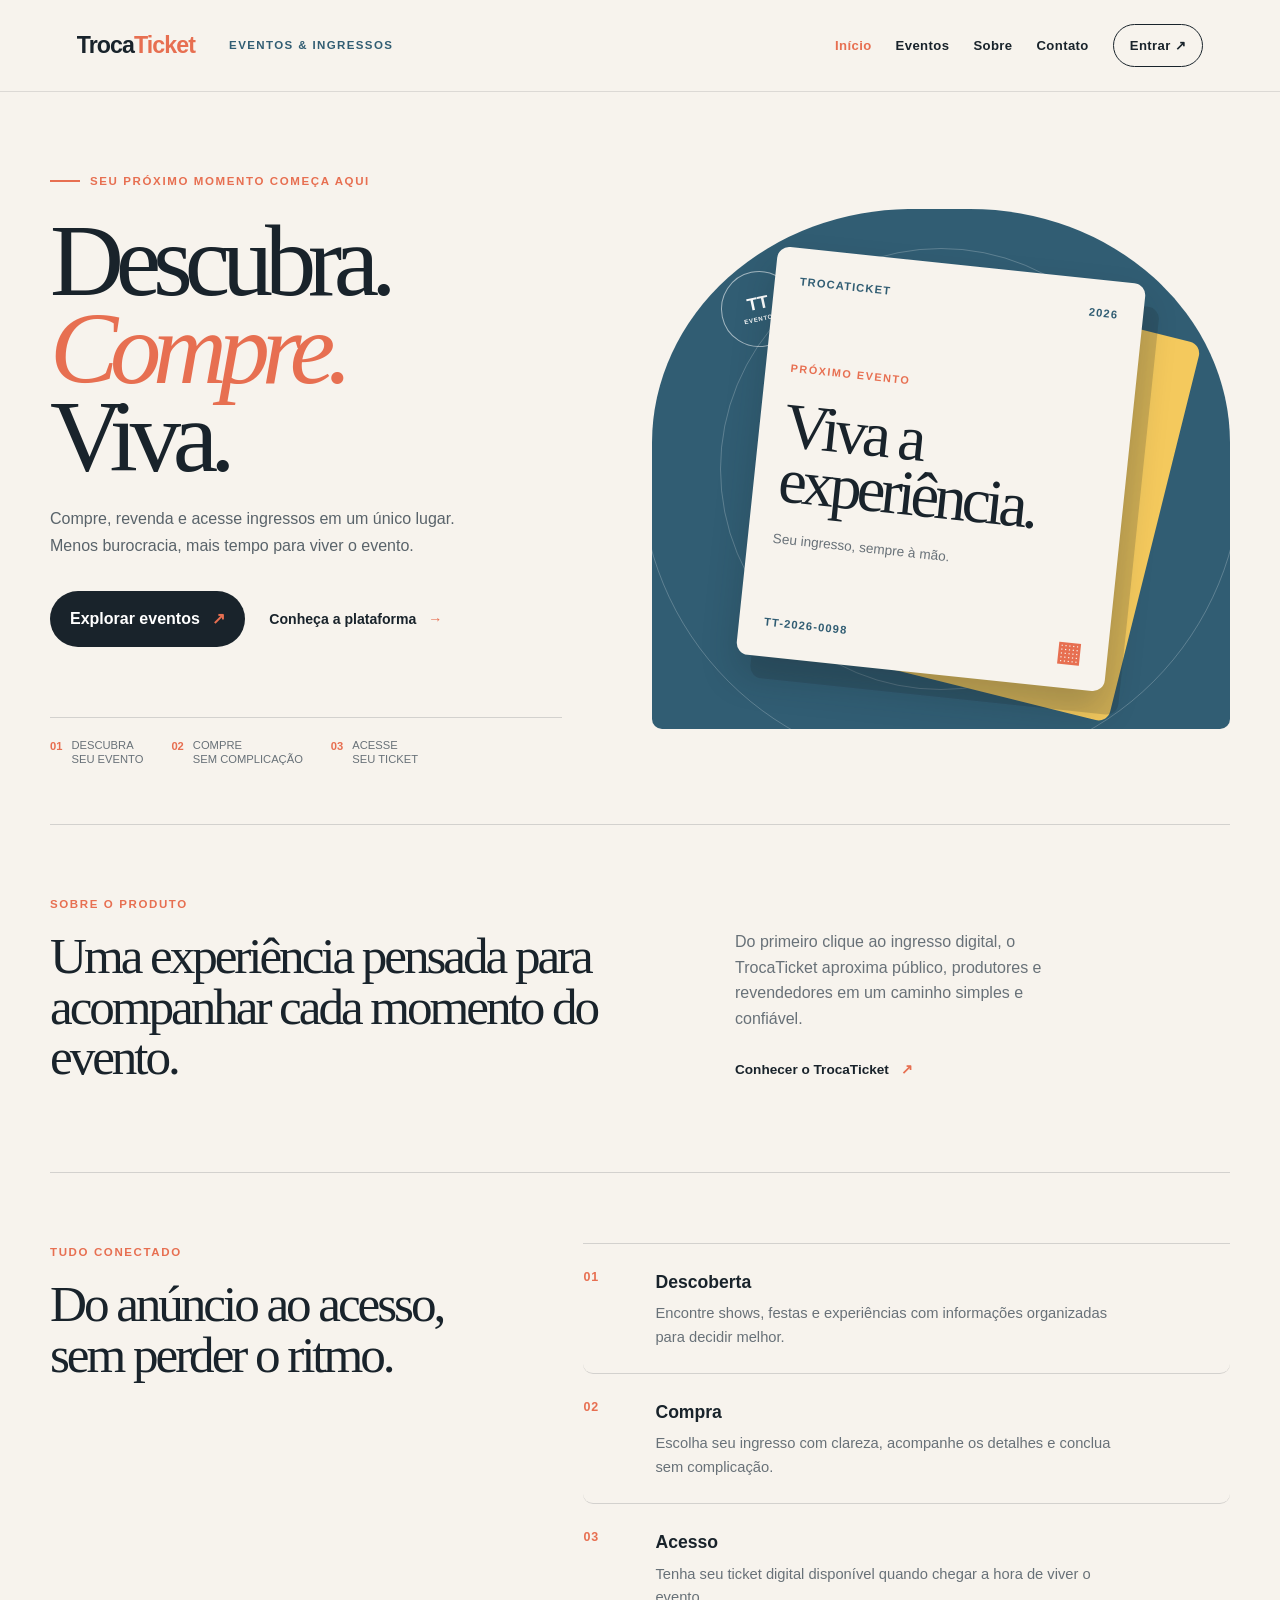
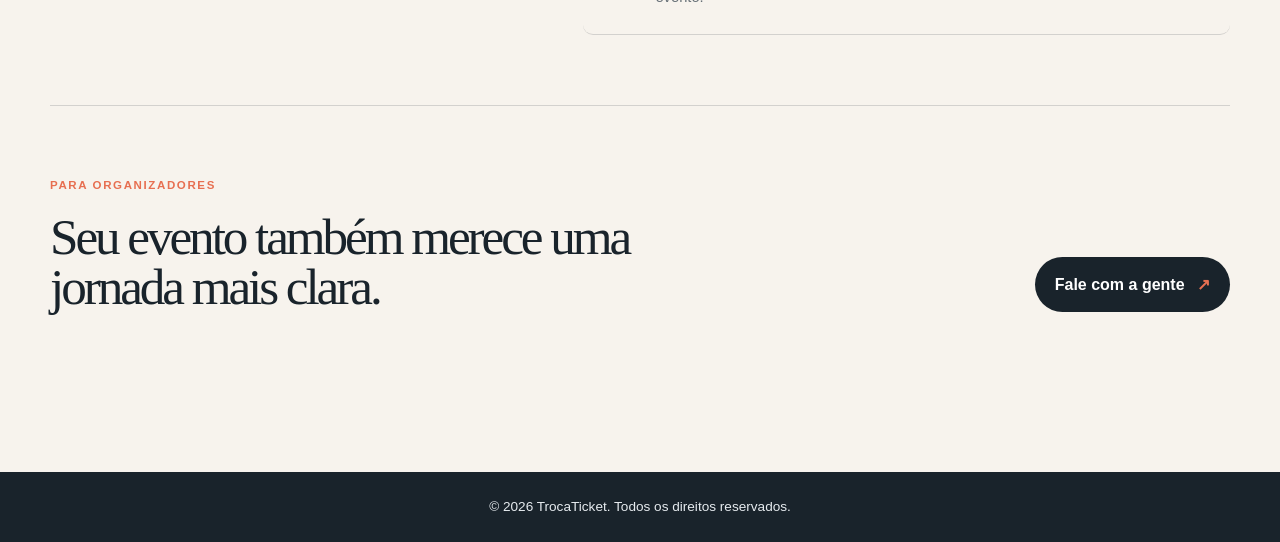
<file: index.html>
<!DOCTYPE html>
<html lang="pt-BR">
    <head>
        <meta charset="UTF-8">
        <meta name="viewport" content="width=device-width, initial-scale=1.0">
        <title>TrocaTicket</title>
        <link rel="stylesheet" href="../CSS/style.css">
    </head>
    <body class="pagina-inicial">
        <header class="cabecalho">
            <a href="index.html" class="titulo_pagina">Troca<span>Ticket</span></a>
            <p class="subtitulo_pagina">Eventos & ingressos</p>
            <nav class="cabecalho_nav" aria-label="Navegação principal">
                <a href="index.html" class="cabecalho_nav_link pagina-inicial_nav_ativo">Início</a>
                <a href="eventos.html" class="cabecalho_nav_link">Eventos</a>
                <a href="sobre.html" class="cabecalho_nav_link">Sobre</a>
                <a href="contato.html" class="cabecalho_nav_link">Contato</a>
                <a href="login.html" class="cabecalho_nav_link_login">Entrar <span aria-hidden="true">↗</span></a>
            </nav>
        </header>

        <main class="pagina-inicial_conteudo">
            <section class="hero-inicial">
                <div class="hero-inicial_texto">
                    <p class="hero-inicial_kicker"><span></span> Seu próximo momento começa aqui</p>
                    <h1>Descubra.<br><em>Compre.</em><br>Viva.</h1>
                    <p class="hero-inicial_descricao">Compre, revenda e acesse ingressos em um único lugar. Menos burocracia, mais tempo para viver o evento.</p>
                    <div class="hero-inicial_acoes">
                        <a href="eventos.html" class="hero-inicial_cta">Explorar eventos <span aria-hidden="true">↗</span></a>
                        <a href="sobre.html" class="hero-inicial_link">Conheça a plataforma <span aria-hidden="true">→</span></a>
                    </div>
                    <div class="hero-inicial_numeros" aria-label="Benefícios da plataforma">
                        <div><strong>01</strong><span>Descubra<br>seu evento</span></div>
                        <div><strong>02</strong><span>Compre<br>sem complicação</span></div>
                        <div><strong>03</strong><span>Acesse<br>seu ticket</span></div>
                    </div>
                </div>
                <div class="hero-inicial_visual" aria-label="Ilustração de ingresso digital">
                    <div class="hero-inicial_selo">TT<br><small>EVENTOS</small></div>
                    <div class="ingresso ingresso-atras"></div>
                    <div class="ingresso">
                        <div class="ingresso_topo"><span>TrocaTicket</span><span>2026</span></div>
                        <div class="ingresso_conteudo"><small>PRÓXIMO EVENTO</small><strong>Viva a<br>experiência.</strong><span>Seu ingresso, sempre à mão.</span></div>
                        <div class="ingresso_rodape"><span>TT-2026-0098</span><span class="ingresso_codigo">▦</span></div>
                    </div>
                </div>
            </section>

            <section class="inicial-sobre">
                <div>
                    <p class="secao-kicker">Sobre o produto</p>
                    <h2>Uma experiência pensada para acompanhar cada momento do evento.</h2>
                </div>
                <div class="inicial-sobre_detalhe">
                    <p>Do primeiro clique ao ingresso digital, o TrocaTicket aproxima público, produtores e revendedores em um caminho simples e confiável.</p>
                    <a href="sobre.html" class="inicial-sobre_link">Conhecer o TrocaTicket <span aria-hidden="true">↗</span></a>
                </div>
            </section>

            <section class="inicial-jornada" aria-labelledby="titulo-jornada">
                <div class="inicial-jornada_cabecalho">
                    <p class="secao-kicker">Tudo conectado</p>
                    <h2 id="titulo-jornada">Do anúncio ao acesso, sem perder o ritmo.</h2>
                </div>
                <div class="inicial-jornada_lista">
                    <article class="jornada-item">
                        <strong>01</strong>
                        <div><h3>Descoberta</h3><p>Encontre shows, festas e experiências com informações organizadas para decidir melhor.</p></div>
                    </article>
                    <article class="jornada-item">
                        <strong>02</strong>
                        <div><h3>Compra</h3><p>Escolha seu ingresso com clareza, acompanhe os detalhes e conclua sem complicação.</p></div>
                    </article>
                    <article class="jornada-item">
                        <strong>03</strong>
                        <div><h3>Acesso</h3><p>Tenha seu ticket digital disponível quando chegar a hora de viver o evento.</p></div>
                    </article>
                </div>
            </section>

            <section class="inicial-organizadores">
                <div>
                    <p class="secao-kicker">Para organizadores</p>
                    <h2>Seu evento também merece uma jornada mais clara.</h2>
                </div>
                <a href="contato.html" class="hero-inicial_cta">Fale com a gente <span aria-hidden="true">↗</span></a>
            </section>
        </main>

        <footer>
            <p>&copy; 2026 TrocaTicket. Todos os direitos reservados.</p>
        </footer>
    </body>
</html>
</file>
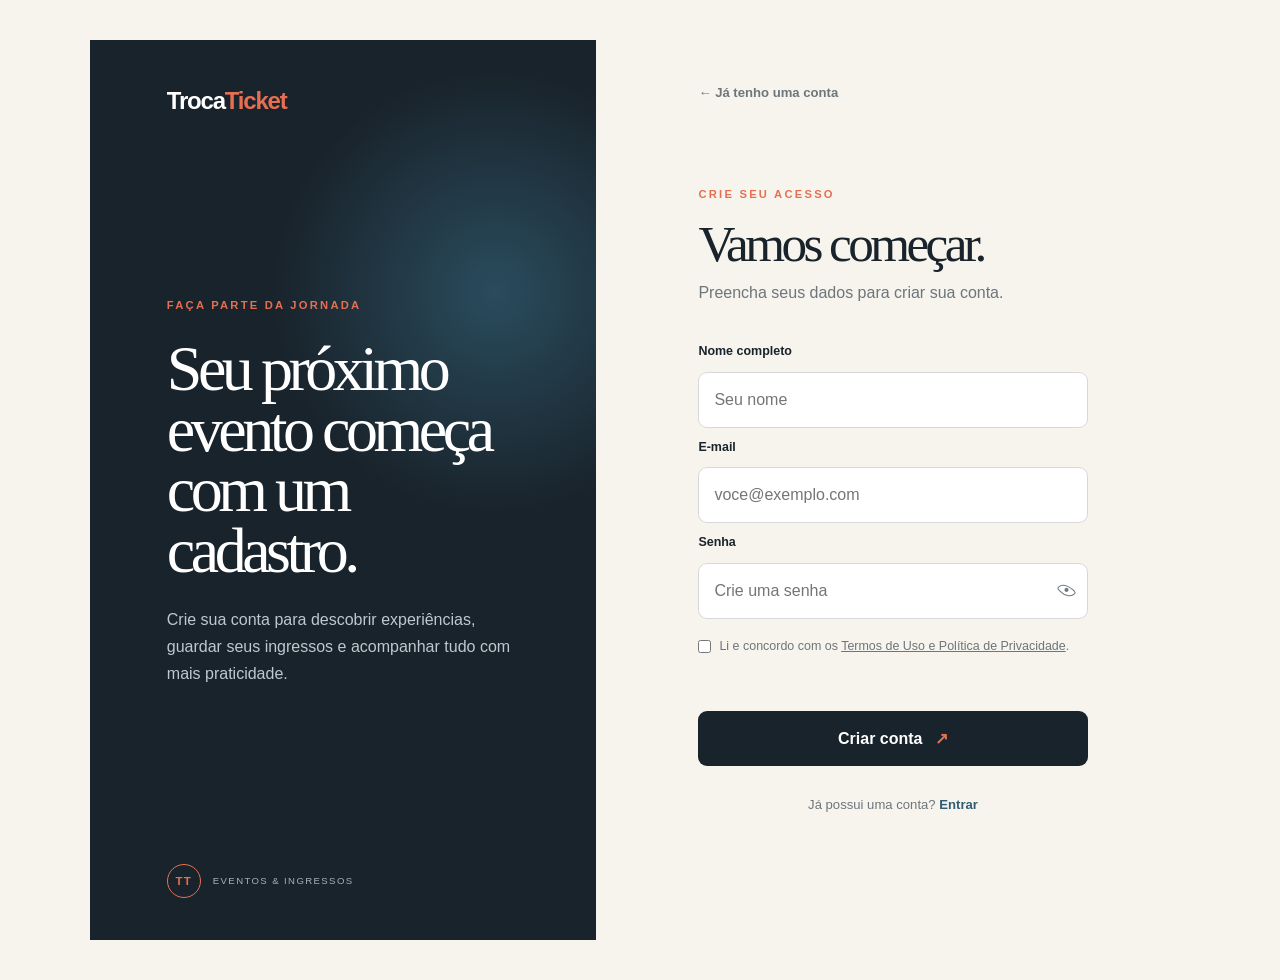
<file: cadastro.html>
<!DOCTYPE html>
<html lang="pt-BR">
    <head>
        <meta charset="UTF-8">
        <meta name="viewport" content="width=device-width, initial-scale=1.0">
        <title>Cadastro | TrocaTicket</title>
        <link rel="stylesheet" href="CSS/style.css">
    </head>
    <body class="pagina-login pagina-cadastro">
        <main class="login-layout">
            <section class="login-apresentacao">
                <a href="index.html" class="login-logo">Troca<span>Ticket</span></a>
                <div class="login-apresentacao_texto">
                    <p class="login-etiqueta">Faça parte da jornada</p>
                    <h1>Seu próximo evento começa com um cadastro.</h1>
                    <p>Crie sua conta para descobrir experiências, guardar seus ingressos e acompanhar tudo com mais praticidade.</p>
                </div>
                <div class="login-apresentacao_rodape"><span>TT</span><small>Eventos & ingressos</small></div>
            </section>

            <section class="login-formulario" aria-labelledby="cadastro-titulo">
                <a href="login.html" class="login-voltar">← Já tenho uma conta</a>
                <div class="login-formulario_conteudo">
                    <p class="login-kicker">Crie seu acesso</p>
                    <h2 id="cadastro-titulo">Vamos começar.</h2>
                    <p class="login-subtitulo">Preencha seus dados para criar sua conta.</p>
                    <form class="login-form cadastro-form" action="#" method="post" data-auth="cadastro">
                        <label for="nome">Nome completo</label>
                        <input id="nome" name="nome" type="text" placeholder="Seu nome" autocomplete="name" required>

                        <label for="cadastro-email">E-mail</label>
                        <input id="cadastro-email" name="email" type="email" placeholder="voce@exemplo.com" autocomplete="email" pattern="[^@\s]+@[^@\s]+\.[^@\s]{2,}" required>

                        <label for="cadastro-senha">Senha</label>
                        <div class="campo-senha">
                            <input id="cadastro-senha" name="senha" type="password" placeholder="Crie uma senha" autocomplete="new-password" required>
                            <button type="button" class="campo-senha_olho" data-mostrar-senha="cadastro-senha" aria-label="Mostrar senha"><span aria-hidden="true"></span></button>
                        </div>

                        <label class="login-lembrar"><input type="checkbox" name="termos" required> <span>Li e concordo com os <a href="termos-uso.html" target="_blank" rel="noopener">Termos de Uso e Política de Privacidade</a>.</span></label>
                        <p class="auth-mensagem" data-mensagem role="status"></p>
                        <button type="submit">Criar conta <span aria-hidden="true">↗</span></button>
                    </form>
                    <p class="login-cadastro">Já possui uma conta? <a href="login.html">Entrar</a></p>
                </div>
            </section>
        </main>
        <script src="JS/auth.js" defer></script>
    </body>
</html>
</file>
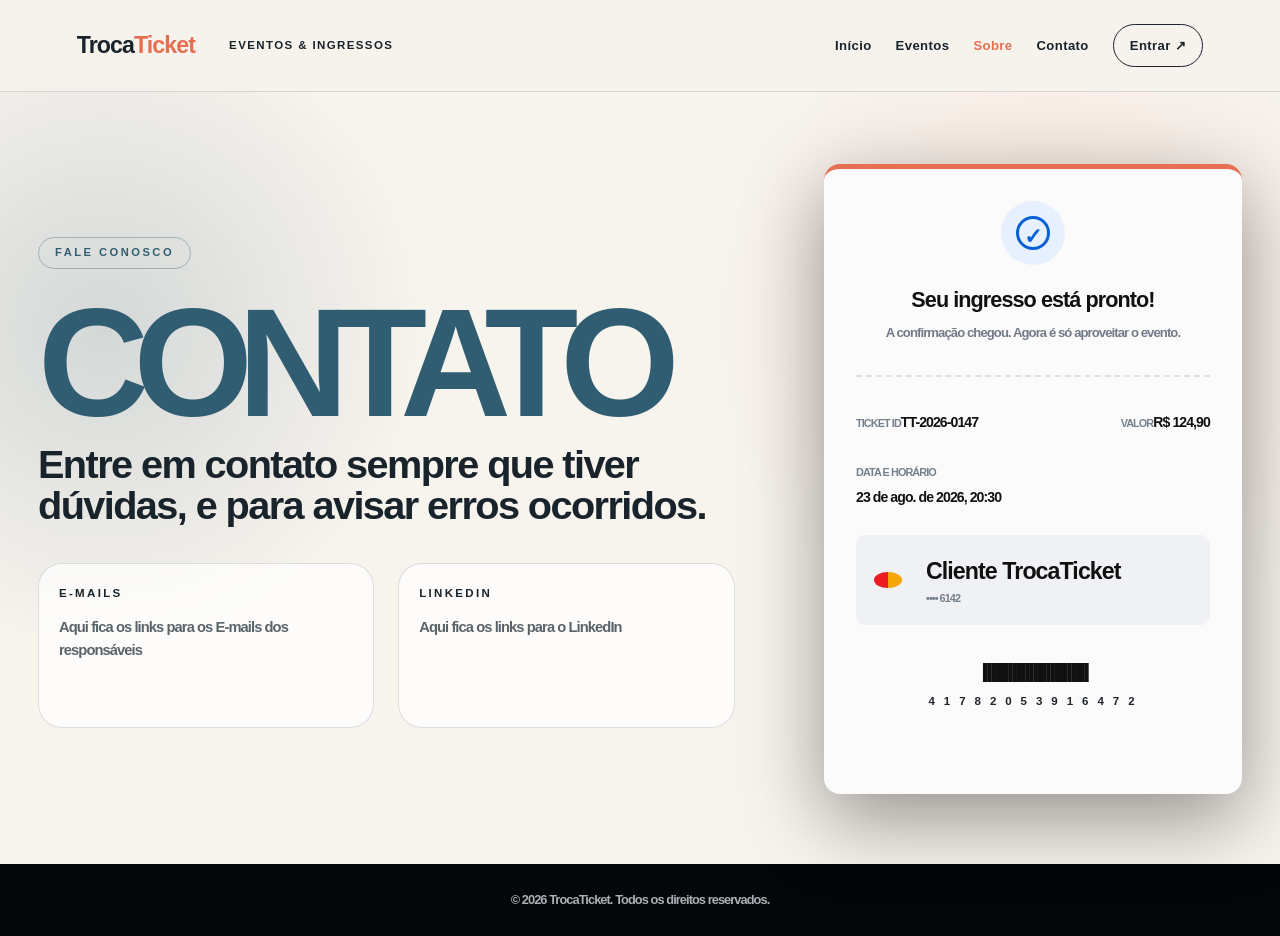
<file: contato.html>
<!DOCTYPE html>
<html lang="pt-BR">
	<head>
		<meta charset="UTF-8">
		<meta name="viewport" content="width=device-width, initial-scale=1.0">
		<title>Sobre | TrocaTicket</title>
		<link rel="stylesheet" href="CSS/style.css">
	</head>
	<body class="pagina-sobre">
		<header class="cabecalho sobre-cabecalho">
			<a href="index.html" class="titulo_pagina">Troca<span>Ticket</span></a>
			<p class="subtitulo_pagina">Eventos & ingressos</p>
			<nav class="cabecalho_nav" aria-label="Navegação principal">
				<a href="index.html" class="cabecalho_nav_link">Início</a>
				<a href="eventos.html" class="cabecalho_nav_link">Eventos</a>
				<a href="sobre.html" class="cabecalho_nav_link sobre-nav_ativo">Sobre</a>
				<a href="contato.html" class="cabecalho_nav_link">Contato</a>
				<a href="login.html" class="cabecalho_nav_link_login">Entrar <span aria-hidden="true">↗</span></a>
			</nav>
		</header>

		<main class="sobre-conteudo">
			<section class="sobre-hero">
				<div class="sobre-texto">
					<p class="sobre-etiqueta">Fale Conosco</p>
					<h1>CONTATO</h1>
					<p class="sobre-introducao">Entre em contato sempre que tiver dúvidas, e para avisar erros ocorridos.</p>

					<div class="sobre-detalhes">
						<article class="sobre-detalhe">
							<p>E-mails</p>
							<span>Aqui fica os links para os E-mails dos responsáveis</span>
						</article>
						<article class="sobre-detalhe">
							<p>LinkedIn</p>
							<span>Aqui fica os links para o LinkedIn</span>
						</article>
					</div>
				</div>

				<div class="ticket-visual" aria-label="Exemplo de ingresso digital emitido">
					<div class="ticket-status"><span>✓</span></div>
					<h2>Seu ingresso está pronto!</h2>
					<p class="ticket-confirmacao">A confirmação chegou. Agora é só aproveitar o evento.</p>
					<div class="ticket-linha"></div>
					<div class="ticket-info ticket-info-duplo">
						<div><small>Ticket ID</small><strong>TT-2026-0147</strong></div>
						<div><small>Valor</small><strong>R$ 124,90</strong></div>
					</div>
					<div class="ticket-info">
						<small>Data e horário</small>
						<strong>23 de ago. de 2026, 20:30</strong>
					</div>
					<div class="ticket-cartao">
						<span class="ticket-circulos" aria-hidden="true"></span>
						<strong>Cliente TrocaTicket</strong>
						<small>•••• 6142</small>
					</div>
					<div class="ticket-codigo" aria-hidden="true">|||||||||||||||||||||||||</div>
					<p class="ticket-numero">4 1 7 8 2 0 5 3 9 1 6 4 7 2</p>
				</div>
			</section>
		</main>

		<footer class="sobre-rodape">
			<p>&copy; 2026 TrocaTicket. Todos os direitos reservados.</p>
		</footer>
	</body>
</html>
</file>
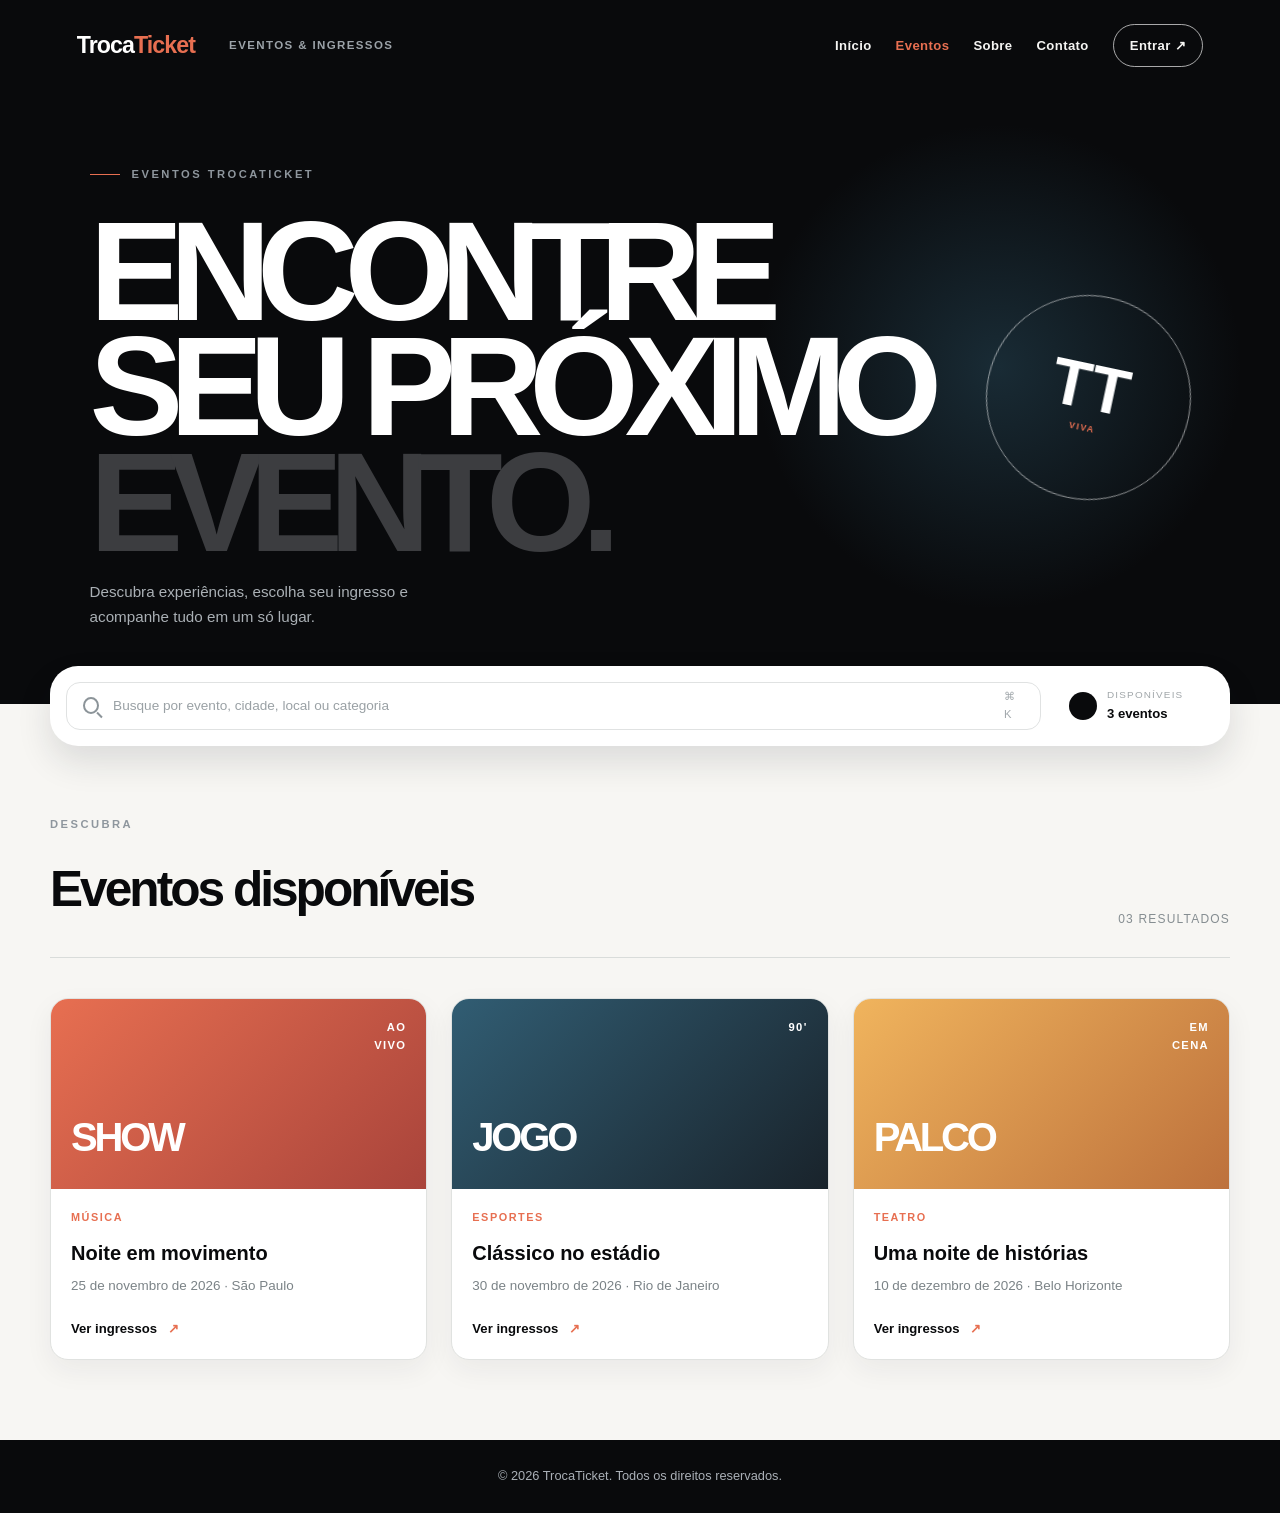
<file: eventos.html>
<!DOCTYPE html>
<html lang="pt-BR">
    <head>
        <meta charset="UTF-8">
        <meta name="viewport" content="width=device-width, initial-scale=1.0">
        <title>Eventos | TrocaTicket</title>
        <link rel="stylesheet" href="CSS/style.css">
    </head>
    <body class="pagina-eventos">
        <header class="cabecalho eventos-cabecalho">
            <a href="index.html" class="titulo_pagina">Troca<span>Ticket</span></a>
            <p class="subtitulo_pagina">Eventos & ingressos</p>
            <nav class="cabecalho_nav" aria-label="Navegação principal">
                <a href="index.html" class="cabecalho_nav_link">Início</a>
                <a href="eventos.html" class="cabecalho_nav_link eventos-nav_ativo">Eventos</a>
                <a href="sobre.html" class="cabecalho_nav_link">Sobre</a>
                <a href="contato.html" class="cabecalho_nav_link">Contato</a>
                <a href="login.html" class="cabecalho_nav_link_login">Entrar <span aria-hidden="true">↗</span></a>
            </nav>
        </header>

        <main class="eventos-conteudo">
            <section class="eventos-hero">
                <div class="eventos-hero_texto">
                    <p class="eventos-etiqueta">Eventos TrocaTicket</p>
                    <h1>Encontre<br>seu próximo<br><span>evento.</span></h1>
                    <p>Descubra experiências, escolha seu ingresso e acompanhe tudo em um só lugar.</p>
                </div>
                <div class="eventos-hero_selo" aria-hidden="true">TT<br><small>VIVA</small></div>
            </section>

            <section class="eventos-explorar">
                <div class="eventos-busca">
                    <span class="eventos-busca_icone" aria-hidden="true"></span>
                    <input type="search" placeholder="Busque por evento, cidade, local ou categoria" aria-label="Buscar eventos">
                    <span class="eventos-busca_atalho">⌘ K</span>
                </div>
                <div class="eventos-status"><span></span><small>Disponíveis</small><strong>3 eventos</strong></div>
            </section>

            <section class="eventos-lista" aria-labelledby="eventos-titulo">
                <div class="eventos-lista_cabecalho">
                    <div><p class="eventos-secao_kicker">Descubra</p><h2 id="eventos-titulo">Eventos disponíveis</h2></div>
                    <p class="eventos-lista_contador">03 resultados</p>
                </div>
                <div class="eventos-grid">
                    <article class="evento-card">
                        <div class="evento-card_visual evento-card_show"><span>AO<br>VIVO</span><strong>SHOW</strong></div>
                        <div class="evento-card_corpo"><span class="evento-card_tipo">Música</span><h3>Noite em movimento</h3><p>25 de novembro de 2026 · São Paulo</p><a href="login.html">Ver ingressos <span aria-hidden="true">↗</span></a></div>
                    </article>
                    <article class="evento-card">
                        <div class="evento-card_visual evento-card_jogo"><span>90'</span><strong>JOGO</strong></div>
                        <div class="evento-card_corpo"><span class="evento-card_tipo">Esportes</span><h3>Clássico no estádio</h3><p>30 de novembro de 2026 · Rio de Janeiro</p><a href="login.html">Ver ingressos <span aria-hidden="true">↗</span></a></div>
                    </article>
                    <article class="evento-card">
                        <div class="evento-card_visual evento-card_teatro"><span>EM<br>CENA</span><strong>PALCO</strong></div>
                        <div class="evento-card_corpo"><span class="evento-card_tipo">Teatro</span><h3>Uma noite de histórias</h3><p>10 de dezembro de 2026 · Belo Horizonte</p><a href="login.html">Ver ingressos <span aria-hidden="true">↗</span></a></div>
                    </article>
                </div>
            </section>
        </main>

        <footer class="eventos-rodape"><p>&copy; 2026 TrocaTicket. Todos os direitos reservados.</p></footer>
    </body>
</html>
</file>
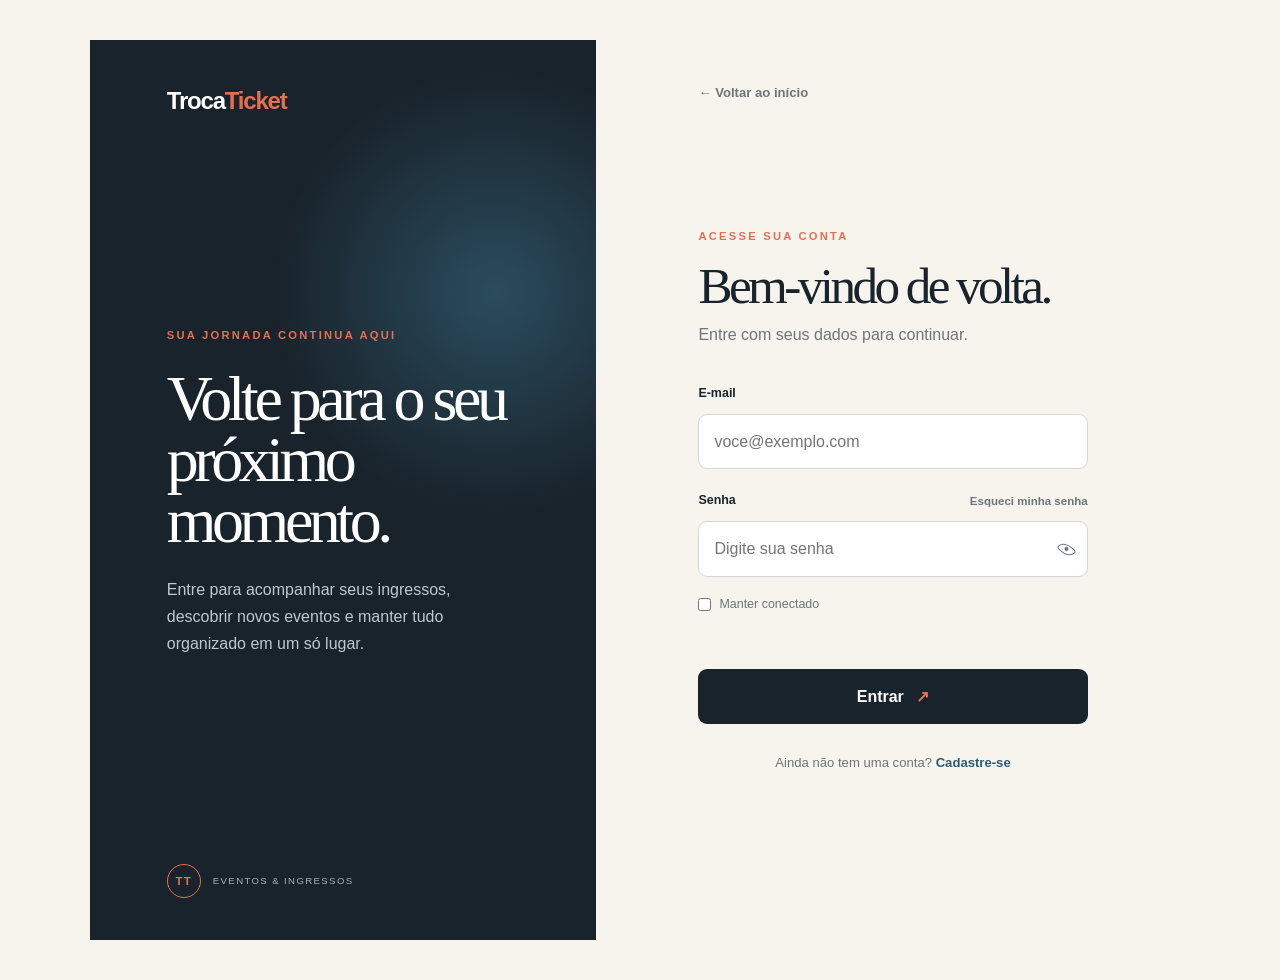
<file: login.html>
<!DOCTYPE html>
<html lang="pt-BR">
    <head>
        <meta charset="UTF-8">
        <meta name="viewport" content="width=device-width, initial-scale=1.0">
        <title>Entrar | TrocaTicket</title>
        <link rel="stylesheet" href="CSS/style.css">
    </head>
    <body class="pagina-login">
        <main class="login-layout">
            <section class="login-apresentacao">
                <a href="index.html" class="login-logo">Troca<span>Ticket</span></a>
                <div class="login-apresentacao_texto">
                    <p class="login-etiqueta">Sua jornada continua aqui</p>
                    <h1>Volte para o seu próximo momento.</h1>
                    <p>Entre para acompanhar seus ingressos, descobrir novos eventos e manter tudo organizado em um só lugar.</p>
                </div>
                <div class="login-apresentacao_rodape"><span>TT</span><small>Eventos & ingressos</small></div>
            </section>

            <section class="login-formulario" aria-labelledby="login-titulo">
                <a href="index.html" class="login-voltar">← Voltar ao início</a>
                <div class="login-formulario_conteudo">
                    <p class="login-kicker">Acesse sua conta</p>
                    <h2 id="login-titulo">Bem-vindo de volta.</h2>
                    <p class="login-subtitulo">Entre com seus dados para continuar.</p>
                    <form class="login-form" action="#" method="post" data-auth="login">
                        <label for="email">E-mail</label>
                        <input id="email" name="email" type="email" placeholder="voce@exemplo.com" autocomplete="email" pattern="[^@\s]+@[^@\s]+\.[^@\s]{2,}" required>

                        <div class="login-senha_cabecalho">
                            <label for="senha">Senha</label>
                            <a href="#">Esqueci minha senha</a>
                        </div>
                        <div class="campo-senha">
                            <input id="senha" name="senha" type="password" placeholder="Digite sua senha" autocomplete="current-password" required>
                            <button type="button" class="campo-senha_olho" data-mostrar-senha="senha" aria-label="Mostrar senha"><span aria-hidden="true"></span></button>
                        </div>

                        <label class="login-lembrar"><input type="checkbox" name="lembrar"> <span>Manter conectado</span></label>
                        <p class="auth-mensagem" data-mensagem role="status"></p>
                        <button type="submit">Entrar <span aria-hidden="true">↗</span></button>
                    </form>
                    <p class="login-cadastro">Ainda não tem uma conta? <a href="cadastro.html">Cadastre-se</a></p>
                </div>
            </section>
        </main>
        <script src="JS/auth.js" defer></script>
    </body>
</html>
</file>
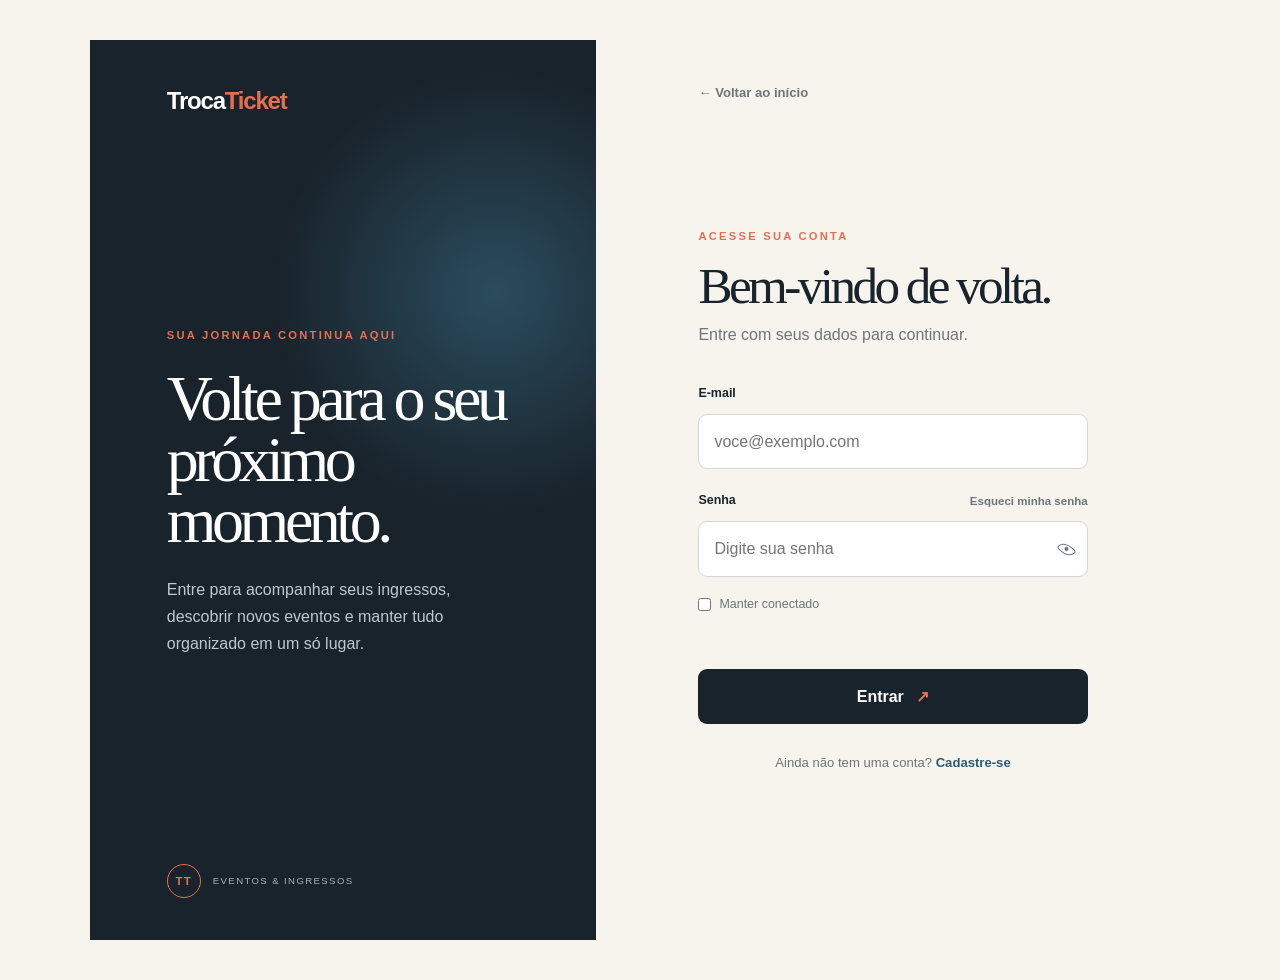
<file: perfil.html>
<!DOCTYPE html>
<html lang="pt-BR">
    <head>
        <meta charset="UTF-8">
        <meta name="viewport" content="width=device-width, initial-scale=1.0">
        <title>Meu perfil | TrocaTicket</title>
        <link rel="stylesheet" href="CSS/style.css">
    </head>
    <body class="pagina-usuario pagina-perfil">
        <header class="usuario-cabecalho">
            <a href="usuario.html" class="usuario-marca"><span class="usuario-marca_icone">TT</span><strong>Troca<span>Ticket</span></strong></a>
            <nav class="usuario-nav" aria-label="Área do usuário">
                <a href="usuario.html">Início</a>
                <a href="eventos.html">Eventos</a>
                <a href="usuario.html#marketplace">Marketplace</a>
                <a href="usuario.html#ingressos">Ingressos</a>
                <a href="usuario.html#pedidos">Pedidos</a>
            </nav>
            <div class="usuario-acoes">
                <a href="perfil.html" class="usuario-avatar_link usuario-nav_perfil" aria-label="Perfil atual"><span class="usuario-avatar" data-perfil-iniciais>TT</span></a>
                <button type="button" class="usuario-sair" data-sair aria-label="Sair da conta">↪</button>
            </div>
        </header>

        <main class="perfil-conteudo">
            <a href="usuario.html" class="perfil-voltar">← Voltar ao início</a>
            <section class="perfil-cabecalho">
                <div class="perfil-foto_area">
                    <div class="perfil-foto" data-perfil-foto>TT</div>
                    <label class="perfil-foto_botao">Alterar foto<input type="file" data-foto-input accept="image/png,image/jpeg,image/webp"></label>
                </div>
                <div><p class="perfil-kicker">Minha conta</p><h1 data-perfil-titulo>Meu perfil</h1><p>Gerencie seus dados e acompanhe sua jornada no TrocaTicket.</p></div>
            </section>

            <div class="perfil-grid">
                <section class="perfil-painel perfil-dados">
                    <div class="perfil-painel_titulo"><div><p class="perfil-kicker">Informações pessoais</p><h2>Seus dados</h2></div></div>
                    <form data-perfil-form>
                        <label for="perfil-nome">Nome completo</label>
                        <input id="perfil-nome" name="nome" type="text" required>
                        <label for="perfil-email">E-mail</label>
                        <input id="perfil-email" name="email" type="email" required>
                        <button type="submit" class="perfil-botao">Salvar alterações <span aria-hidden="true">↗</span></button>
                        <p class="perfil-mensagem" data-perfil-mensagem role="status"></p>
                    </form>
                </section>

                <section class="perfil-painel">
                    <div class="perfil-painel_titulo"><div><p class="perfil-kicker">Acesso</p><h2>Alterar senha</h2></div></div>
                    <form data-senha-form>
                        <label for="senha-atual">Senha atual</label>
                        <input id="senha-atual" name="senhaAtual" type="password" required>
                        <label for="nova-senha">Nova senha</label>
                        <input id="nova-senha" name="novaSenha" type="password" minlength="6" required>
                        <button type="submit" class="perfil-botao">Atualizar senha <span aria-hidden="true">↗</span></button>
                        <p class="perfil-mensagem" data-senha-mensagem role="status"></p>
                    </form>
                </section>
            </div>

            <section class="perfil-resumo">
                <div class="perfil-painel_titulo"><div><p class="perfil-kicker">Resumo da conta</p><h2>Seu movimento</h2></div></div>
                <div class="perfil-indicadores">
                    <a href="usuario.html#ingressos"><strong>0</strong><span>Ingressos</span><small>Nenhum ingresso ativo</small></a>
                    <a href="usuario.html#marketplace"><strong>0</strong><span>Suas vendas</span><small>Nenhum anúncio publicado</small></a>
                    <a href="#pagamentos-atrasados"><strong>0</strong><span>Pagamentos atrasados</span><small>Tudo em dia</small></a>
                    <a href="#vendas-pendentes"><strong>0</strong><span>Vendas a receber</span><small>Nenhum pagamento pendente</small></a>
                </div>
            </section>

            <section class="perfil-listas">
                <article id="pagamentos-atrasados"><p class="perfil-kicker">Pagamentos</p><h2>Pagamentos atrasados</h2><p class="perfil-vazio">Você não possui pagamentos atrasados.</p></article>
                <article id="vendas-pendentes"><p class="perfil-kicker">Marketplace</p><h2>Vendas ainda não pagas</h2><p class="perfil-vazio">Suas vendas pendentes aparecerão aqui.</p></article>
            </section>
        </main>
        <footer class="usuario-rodape"><p>&copy; 2026 TrocaTicket. Todos os direitos reservados.</p></footer>
        <script src="JS/perfil.js" defer></script>
    </body>
</html>
</file>
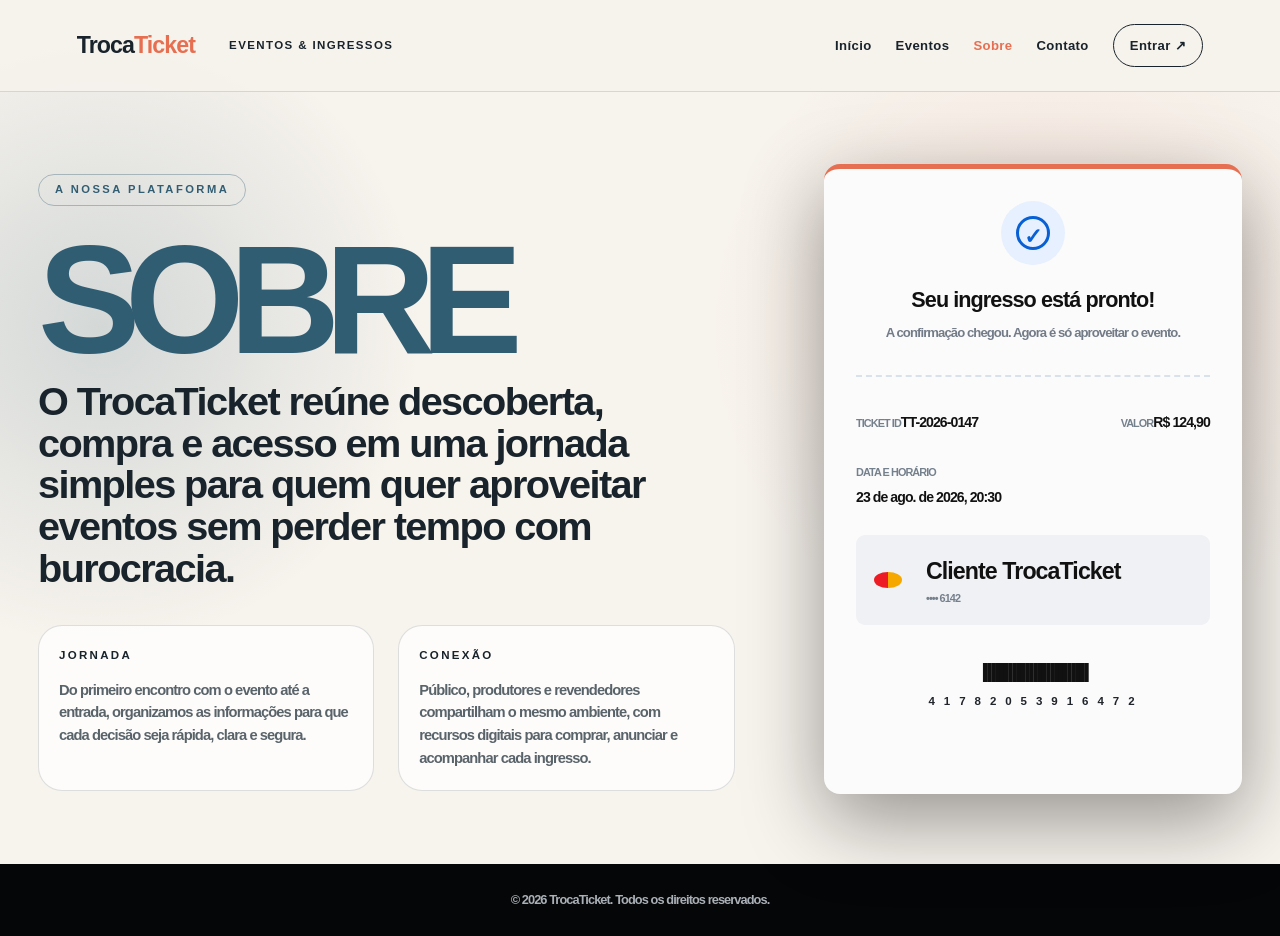
<file: sobre.html>
<!DOCTYPE html>
<html lang="pt-BR">
	<head>
		<meta charset="UTF-8">
		<meta name="viewport" content="width=device-width, initial-scale=1.0">
		<title>Sobre | TrocaTicket</title>
		<link rel="stylesheet" href="CSS/style.css">
	</head>
	<body class="pagina-sobre">
		<header class="cabecalho sobre-cabecalho">
			<a href="index.html" class="titulo_pagina">Troca<span>Ticket</span></a>
			<p class="subtitulo_pagina">Eventos & ingressos</p>
			<nav class="cabecalho_nav" aria-label="Navegação principal">
				<a href="index.html" class="cabecalho_nav_link">Início</a>
				<a href="eventos.html" class="cabecalho_nav_link">Eventos</a>
				<a href="sobre.html" class="cabecalho_nav_link sobre-nav_ativo">Sobre</a>
				<a href="contato.html" class="cabecalho_nav_link">Contato</a>
				<a href="login.html" class="cabecalho_nav_link_login">Entrar <span aria-hidden="true">↗</span></a>
			</nav>
		</header>

		<main class="sobre-conteudo">
			<section class="sobre-hero">
				<div class="sobre-texto">
					<p class="sobre-etiqueta">A nossa plataforma</p>
					<h1>SOBRE</h1>
					<p class="sobre-introducao">O TrocaTicket reúne descoberta, compra e acesso em uma jornada simples para quem quer aproveitar eventos sem perder tempo com burocracia.</p>

					<div class="sobre-detalhes">
						<article class="sobre-detalhe">
							<p>Jornada</p>
							<span>Do primeiro encontro com o evento até a entrada, organizamos as informações para que cada decisão seja rápida, clara e segura.</span>
						</article>
						<article class="sobre-detalhe">
							<p>Conexão</p>
							<span>Público, produtores e revendedores compartilham o mesmo ambiente, com recursos digitais para comprar, anunciar e acompanhar cada ingresso.</span>
						</article>
					</div>
				</div>

				<div class="ticket-visual" aria-label="Exemplo de ingresso digital emitido">
					<div class="ticket-status"><span>✓</span></div>
					<h2>Seu ingresso está pronto!</h2>
					<p class="ticket-confirmacao">A confirmação chegou. Agora é só aproveitar o evento.</p>
					<div class="ticket-linha"></div>
					<div class="ticket-info ticket-info-duplo">
						<div><small>Ticket ID</small><strong>TT-2026-0147</strong></div>
						<div><small>Valor</small><strong>R$ 124,90</strong></div>
					</div>
					<div class="ticket-info">
						<small>Data e horário</small>
						<strong>23 de ago. de 2026, 20:30</strong>
					</div>
					<div class="ticket-cartao">
						<span class="ticket-circulos" aria-hidden="true"></span>
						<strong>Cliente TrocaTicket</strong>
						<small>•••• 6142</small>
					</div>
					<div class="ticket-codigo" aria-hidden="true">|||||||||||||||||||||||||</div>
					<p class="ticket-numero">4 1 7 8 2 0 5 3 9 1 6 4 7 2</p>
				</div>
			</section>
		</main>

		<footer class="sobre-rodape">
			<p>&copy; 2026 TrocaTicket. Todos os direitos reservados.</p>
		</footer>
	</body>
</html>
</file>
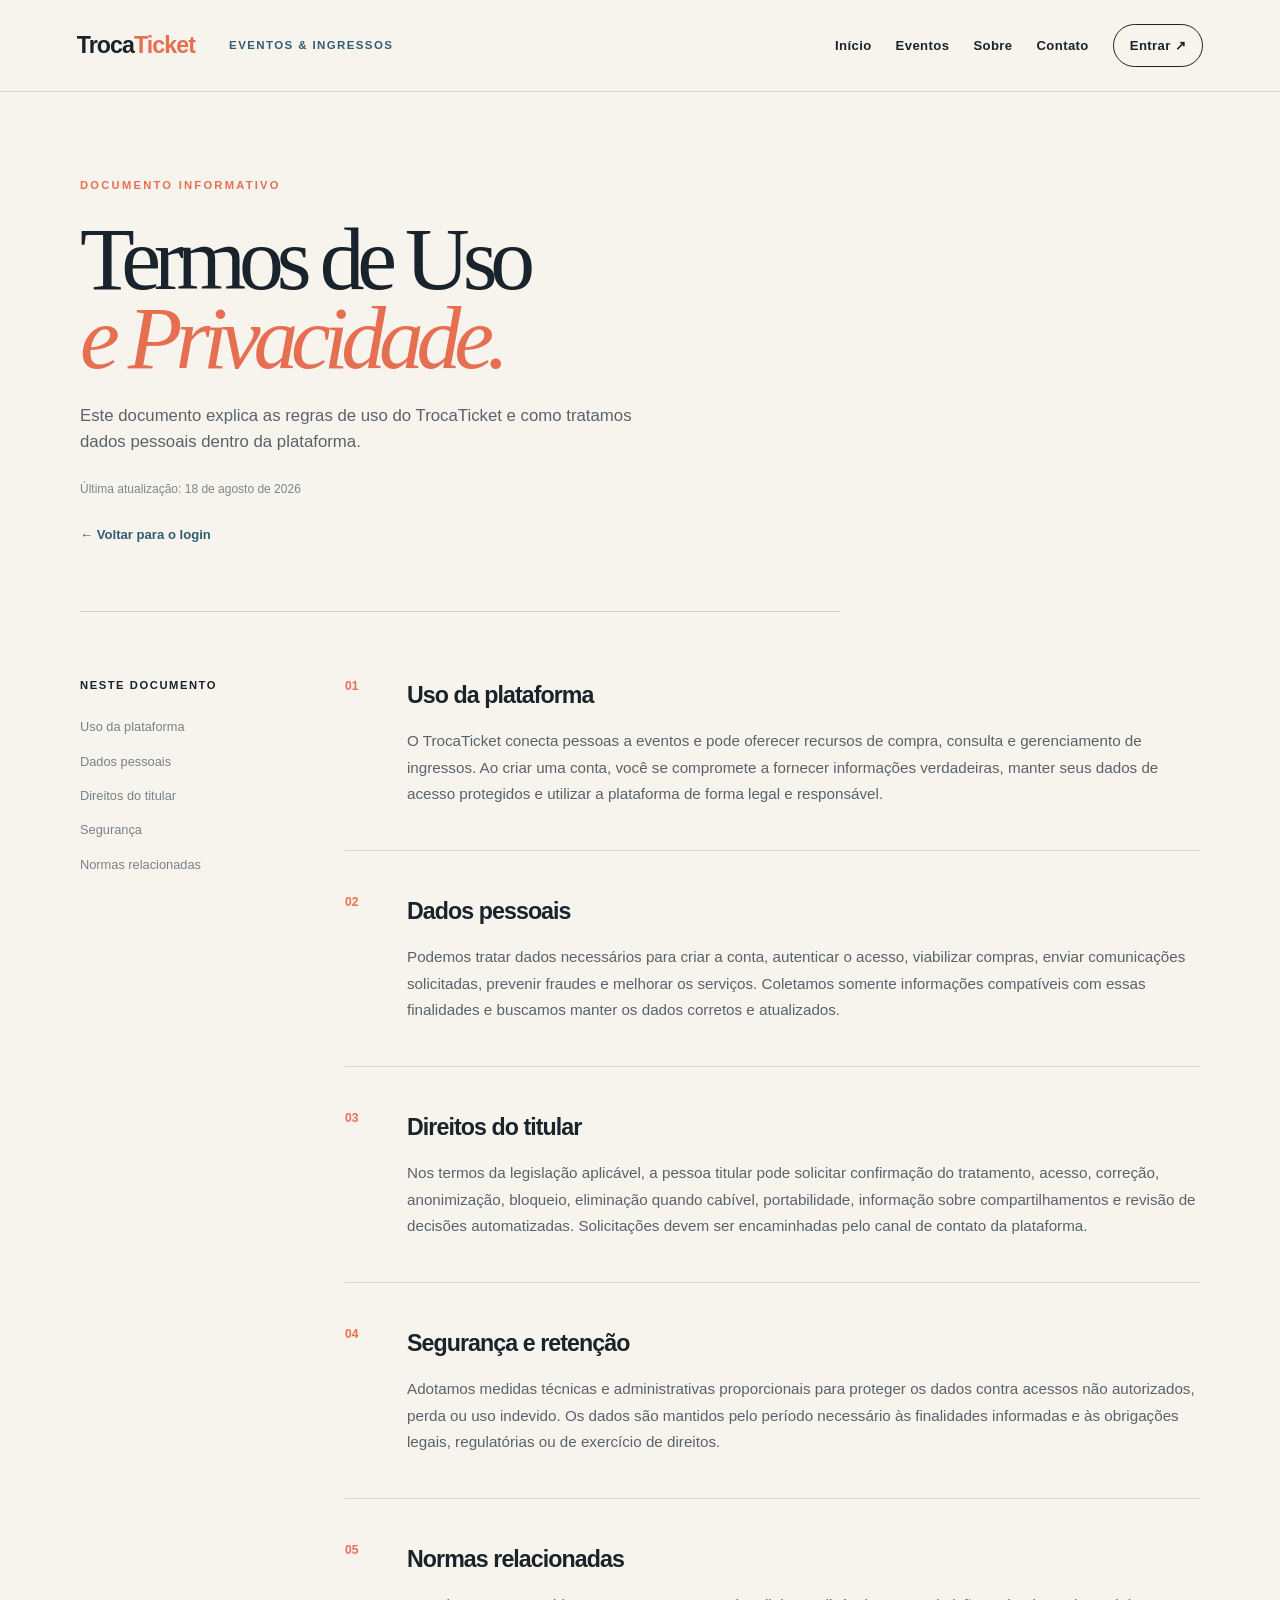
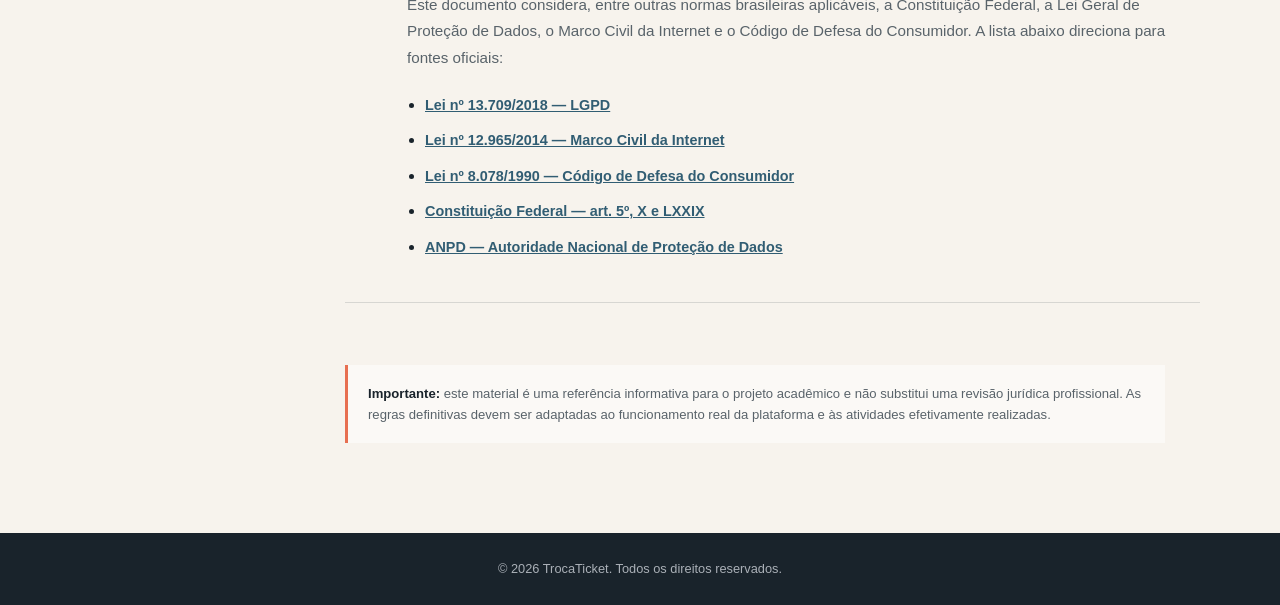
<file: termos-uso.html>
<!DOCTYPE html>
<html lang="pt-BR">
    <head>
        <meta charset="UTF-8">
        <meta name="viewport" content="width=device-width, initial-scale=1.0">
        <title>Termos de Uso e Privacidade | TrocaTicket</title>
        <link rel="stylesheet" href="CSS/style.css">
    </head>
    <body class="pagina-termos">
        <header class="cabecalho termos-cabecalho">
            <a href="index.html" class="titulo_pagina">Troca<span>Ticket</span></a>
            <p class="subtitulo_pagina">Eventos & ingressos</p>
            <nav class="cabecalho_nav" aria-label="Navegação principal">
                <a href="index.html" class="cabecalho_nav_link">Início</a>
                <a href="eventos.html" class="cabecalho_nav_link">Eventos</a>
                <a href="sobre.html" class="cabecalho_nav_link">Sobre</a>
                <a href="contato.html" class="cabecalho_nav_link">Contato</a>
                <a href="login.html" class="cabecalho_nav_link_login">Entrar <span aria-hidden="true">↗</span></a>
            </nav>
        </header>

        <main class="termos-conteudo">
            <header class="termos-introducao">
                <p class="termos-kicker">Documento informativo</p>
                <h1>Termos de Uso<br><em>e Privacidade.</em></h1>
                <p>Este documento explica as regras de uso do TrocaTicket e como tratamos dados pessoais dentro da plataforma.</p>
                <small>Última atualização: 18 de agosto de 2026</small>
                <a href="login.html" class="termos-voltar">← Voltar para o login</a>
            </header>

            <div class="termos-corpo">
                <aside class="termos-indice" aria-label="Índice do documento">
                    <p>Neste documento</p>
                    <a href="#uso">Uso da plataforma</a>
                    <a href="#dados">Dados pessoais</a>
                    <a href="#direitos">Direitos do titular</a>
                    <a href="#seguranca">Segurança</a>
                    <a href="#leis">Normas relacionadas</a>
                </aside>

                <div class="termos-secoes">
                    <section id="uso">
                        <span>01</span>
                        <div><h2>Uso da plataforma</h2><p>O TrocaTicket conecta pessoas a eventos e pode oferecer recursos de compra, consulta e gerenciamento de ingressos. Ao criar uma conta, você se compromete a fornecer informações verdadeiras, manter seus dados de acesso protegidos e utilizar a plataforma de forma legal e responsável.</p></div>
                    </section>
                    <section id="dados">
                        <span>02</span>
                        <div><h2>Dados pessoais</h2><p>Podemos tratar dados necessários para criar a conta, autenticar o acesso, viabilizar compras, enviar comunicações solicitadas, prevenir fraudes e melhorar os serviços. Coletamos somente informações compatíveis com essas finalidades e buscamos manter os dados corretos e atualizados.</p></div>
                    </section>
                    <section id="direitos">
                        <span>03</span>
                        <div><h2>Direitos do titular</h2><p>Nos termos da legislação aplicável, a pessoa titular pode solicitar confirmação do tratamento, acesso, correção, anonimização, bloqueio, eliminação quando cabível, portabilidade, informação sobre compartilhamentos e revisão de decisões automatizadas. Solicitações devem ser encaminhadas pelo canal de contato da plataforma.</p></div>
                    </section>
                    <section id="seguranca">
                        <span>04</span>
                        <div><h2>Segurança e retenção</h2><p>Adotamos medidas técnicas e administrativas proporcionais para proteger os dados contra acessos não autorizados, perda ou uso indevido. Os dados são mantidos pelo período necessário às finalidades informadas e às obrigações legais, regulatórias ou de exercício de direitos.</p></div>
                    </section>
                    <section id="leis">
                        <span>05</span>
                        <div><h2>Normas relacionadas</h2><p>Este documento considera, entre outras normas brasileiras aplicáveis, a Constituição Federal, a Lei Geral de Proteção de Dados, o Marco Civil da Internet e o Código de Defesa do Consumidor. A lista abaixo direciona para fontes oficiais:</p>
                            <ul class="termos-leis">
                                <li><a href="https://www.planalto.gov.br/ccivil_03/_ato2015-2018/2018/lei/l13709.htm" target="_blank" rel="noopener">Lei nº 13.709/2018 — LGPD</a></li>
                                <li><a href="https://www.planalto.gov.br/ccivil_03/_ato2011-2014/2014/lei/l12965.htm" target="_blank" rel="noopener">Lei nº 12.965/2014 — Marco Civil da Internet</a></li>
                                <li><a href="https://www.planalto.gov.br/ccivil_03/leis/l8078compilado.htm" target="_blank" rel="noopener">Lei nº 8.078/1990 — Código de Defesa do Consumidor</a></li>
                                <li><a href="https://www.planalto.gov.br/ccivil_03/constituicao/constituicao.htm" target="_blank" rel="noopener">Constituição Federal — art. 5º, X e LXXIX</a></li>
                                <li><a href="https://www.gov.br/anpd/pt-br" target="_blank" rel="noopener">ANPD — Autoridade Nacional de Proteção de Dados</a></li>
                            </ul>
                        </div>
                    </section>
                </div>
            </div>

            <p class="termos-aviso"><strong>Importante:</strong> este material é uma referência informativa para o projeto acadêmico e não substitui uma revisão jurídica profissional. As regras definitivas devem ser adaptadas ao funcionamento real da plataforma e às atividades efetivamente realizadas.</p>
        </main>

        <footer class="termos-rodape"><p>&copy; 2026 TrocaTicket. Todos os direitos reservados.</p></footer>
    </body>
</html>
</file>
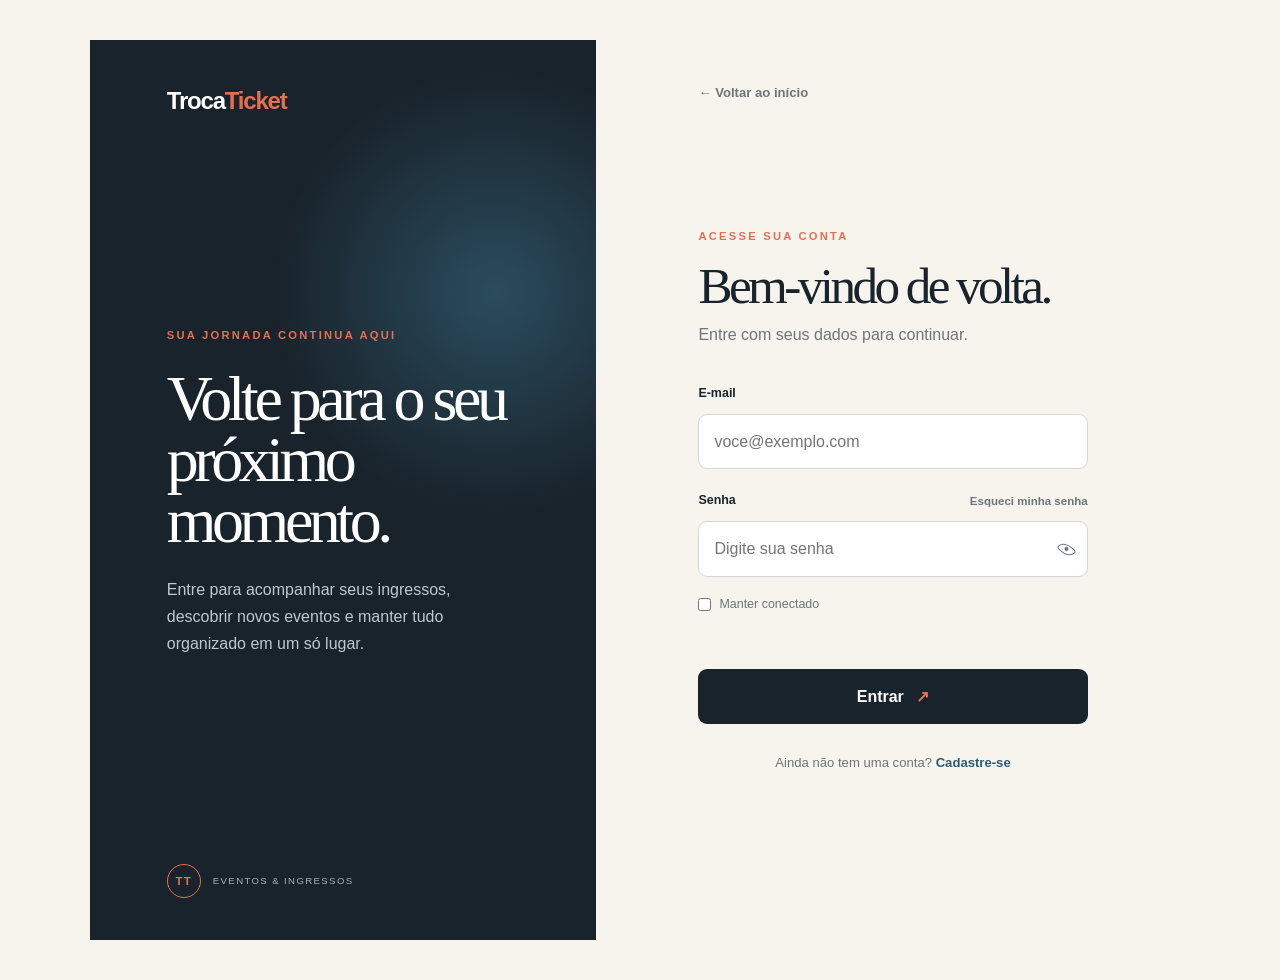
<file: usuario.html>
<!DOCTYPE html>
<html lang="pt-BR">
    <head>
        <meta charset="UTF-8">
        <meta name="viewport" content="width=device-width, initial-scale=1.0">
        <title>Início | TrocaTicket</title>
        <link rel="stylesheet" href="CSS/style.css">
    </head>
    <body class="pagina-usuario">
        <header class="usuario-cabecalho">
            <a href="usuario.html" class="usuario-marca"><span class="usuario-marca_icone">TT</span><strong>Troca<span>Ticket</span></strong></a>
            <nav class="usuario-nav" aria-label="Área do usuário">
                <a href="usuario.html" class="usuario-nav_ativo" data-area-nav="inicio">Início</a>
                <a href="eventos.html" data-area-nav="eventos">Eventos</a>
                <a href="#marketplace" data-area-nav="marketplace">Marketplace</a>
                <a href="#ingressos" data-area-nav="ingressos">Ingressos</a>
                <a href="#pedidos" data-area-nav="pedidos">Pedidos</a>
            </nav>
            <div class="usuario-acoes">
                <a href="perfil.html" class="usuario-avatar_link" aria-label="Abrir perfil"><span class="usuario-avatar" data-user-iniciais>TT</span></a>
                <button type="button" class="usuario-sair" data-sair aria-label="Sair da conta">↪</button>
            </div>
        </header>

        <main class="usuario-conteudo">
            <section class="usuario-boas-vindas">
                <h1>Olá, <span data-user-name>pessoa usuária</span></h1>
                <p>Encontre seu próximo evento.</p>
            </section>

            <section class="usuario-destaques" aria-labelledby="destaques-titulo">
                <div class="usuario-secao_cabecalho"><h2 id="destaques-titulo">Eventos em destaque</h2><a href="eventos.html">Ver todos <span aria-hidden="true">→</span></a></div>
                <div class="usuario-eventos_grid">
                    <a href="eventos.html" class="usuario-evento_cartao usuario-evento_show"><span>25 NOV</span><strong>Noite em movimento</strong><small>São Paulo · Música</small></a>
                    <a href="eventos.html" class="usuario-evento_cartao usuario-evento_jogo"><span>30 NOV</span><strong>Clássico no estádio</strong><small>Rio de Janeiro · Esportes</small></a>
                    <a href="eventos.html" class="usuario-evento_cartao usuario-evento_teatro"><span>10 DEZ</span><strong>Uma noite de histórias</strong><small>Belo Horizonte · Teatro</small></a>
                </div>
            </section>

            <a href="eventos.html" class="usuario-marketplace" id="marketplace"><span class="usuario-marketplace_icone">▣</span><div><strong>Ingressos no Marketplace</strong><p>Explore ofertas de revenda de outros usuários.</p></div><span class="usuario-seta">→</span></a>

            <section class="usuario-vazio" id="ingressos"><span class="usuario-vazio_icone">▧</span><p>Você ainda não tem ingressos.</p><a href="eventos.html">Explore os eventos em destaque para comprar o seu.</a></section>
            <section class="usuario-pedidos" id="pedidos"><h2>Seus pedidos</h2><p>Seus pedidos aparecerão aqui depois da primeira compra.</p></section>
        </main>

        <footer class="usuario-rodape"><p>&copy; 2026 TrocaTicket. Todos os direitos reservados.</p></footer>
        <script src="JS/dashboard.js" defer></script>
    </body>
</html>
</file>
<file: CSS/style.css>
:root {
    --cor-fundo: #f5f7fb;
    --cor-superficie: #ffffff;
    --cor-primaria: #e63946;
    --cor-primaria-escura: #b92835;
    --cor-destaque: #f4a261;
    --cor-texto: #20252b;
    --cor-texto-suave: #626b75;
    --cor-borda: #e1e6ec;
    --cor-rodape: #20252b;
    --sombra: 0 10px 28px rgba(32, 37, 43, 0.09);
    --sombra-hover: 0 14px 32px rgba(32, 37, 43, 0.16);
    --raio: 10px;
    --espaco-1: 8px;
    --espaco-2: 16px;
    --espaco-3: 24px;
    --espaco-4: 40px;
}

* {
    margin: 0;
    padding: 0;
    box-sizing: border-box;
}

body {
    min-width: 320px;
    font-family: "Segoe UI", Tahoma, Geneva, Verdana, sans-serif;
    background: var(--cor-fundo);
    color: var(--cor-texto);
    line-height: 1.6;
}

a {
    color: inherit;
}

img {
    display: block;
    width: 100%;
    max-width: 100%;
    height: auto;
}

.cabecalho {
    display: flex;
    align-items: center;
    justify-content: space-between;
    gap: var(--espaco-3);
    padding: var(--espaco-2) max(var(--espaco-3), 5vw);
    background: var(--cor-superficie);
    border-bottom: 1px solid var(--cor-borda);
}

.titulo_pagina,
.subtitulo_pagina {
    text-decoration: none;
}

.titulo_pagina {
    color: var(--cor-primaria);
    font-size: 1.5rem;
    font-weight: 800;
    line-height: 1.2;
}

.subtitulo_pagina {
    margin-left: -12rem;
    color: var(--cor-texto-suave);
    font-size: 0.85rem;
}

.cabecalho_nav {
    display: flex;
    align-items: center;
    gap: var(--espaco-2);
}

.cabecalho_nav_link,
.cabecalho_nav_link_login {
    padding: 6px 10px;
    text-decoration: none;
    font-weight: 600;
}

.cabecalho_nav_link:hover {
    color: var(--cor-primaria);
}

.cabecalho_nav_link_login,
.btn {
    border-radius: var(--raio);
    background: var(--cor-primaria);
    color: var(--cor-superficie);
}

.cabecalho_nav_link_login:hover,
.btn:hover {
    background: var(--cor-primaria-escura);
}

main {
    width: min(1100px, calc(100% - 48px));
    min-height: calc(100vh - 160px);
    margin: 0 auto;
    padding: var(--espaco-4) 0;
}

.container {
    width: min(1100px, calc(100% - 48px));
    margin: 0 auto;
    padding: var(--espaco-4) 0;
}

.banner {
    margin-bottom: var(--espaco-4);
    padding: clamp(32px, 7vw, 72px) var(--espaco-4);
    border-radius: var(--raio);
    background: linear-gradient(120deg, #20252b, #3b4650);
    color: var(--cor-superficie);
}

.banner .titulo_pagina {
    display: block;
    margin-bottom: var(--espaco-1);
    color: var(--cor-superficie);
    font-size: clamp(1.8rem, 4vw, 3rem);
}

.banner .subtitulo_pagina {
    display: block;
    margin: 0 0 var(--espaco-3);
    color: #e6ebef;
    font-size: 1.05rem;
}

.btn {
    display: inline-block;
    padding: 10px 18px;
    text-decoration: none;
    font-weight: 700;
}

.eventos h2 {
    margin-bottom: var(--espaco-2);
}

.cards-grid {
    display: grid;
    grid-template-columns: repeat(3, minmax(0, 1fr));
    gap: var(--espaco-4);
}

.card {
    overflow: hidden;
    background: var(--cor-superficie);
    border: 1px solid var(--cor-borda);
    border-radius: var(--raio);
    box-shadow: var(--sombra);
    transition: transform 0.2s ease, box-shadow 0.2s ease;
}

.card:hover {
    transform: translateY(-3px);
    box-shadow: var(--sombra-hover);
}

.card-destaque {
    width: 95vw;
    max-width: none;
    margin-left: calc(50% - 47.5vw);
    margin-right: calc(50% - 47.5vw);
    border-radius: var(--raio);
    overflow: hidden;
}

.card-destaque:nth-child(1) {
    border: 6px solid #662b30;
}

.card-destaque:nth-child(2) {
    border: 6px solid #0b2c3f;
}

.card-banner {
    min-height: 150px;
    display: flex;
    align-items: center;
    justify-content: center;
    background: var(--cor-destaque);
    color: var(--cor-superficie);
}

.card-destaque .card-banner {
    min-height: 280px;
    background: linear-gradient(135deg, var(--cor-primaria), var(--cor-destaque));
}
.card-destaque:nth-child(1) .card-banner {
    background: linear-gradient(135deg, #e63946, #f4a261);
}
.card-destaque:nth-child(2) {
    margin-top: var(--espaco-4);
}
.card-destaque:nth-child(2) .card-banner {
    background: linear-gradient(135deg, #457b9d, #1d3557);
}

.card-destaque:nth-child(2) .card-body h1 {
    font-size: clamp(1.6rem, 3.5vw, 2rem)
}

.card-destaque:nth-child(2) .card-descricao-2 {
    font-size: 1.4rem;
}

.card-destaque:nth-child(2) .card-link {
    border-color: #1d3557;
    color: #1d3557;
}

.card-destaque:nth-child(2) .card-link:hover {
    background: #1d3557;
    color: var(--cor-superficie);
}

.card-icon {
    display: grid;
    width: 96px;
    height: 96px;
    place-items: center;
    border: 3px solid rgba(255, 255, 255, 0.8);
    border-radius: 50%;
    color: var(--cor-superficie);
    font-size: 3rem;
    font-weight: 800;
    letter-spacing: 0.08em;
}

.card-icon-2 {
    display: grid;
    width: 96px;
    height: 96px;
    place-items: center;
    border: 3px solid rgba(255, 255, 255, 0.8);
    border-radius: 50%;
    color: var(--cor-superficie);
    font-size: 3rem;
    font-weight: 800;
    letter-spacing: 0.08em;
}

.card-banner img {
    width: 100%;
    height: 150px;
    object-fit: cover;
}

.card-body {
    display: flex;
    flex-direction: column;
    gap: var(--espaco-1);
    min-height: 150px;
    padding: var(--espaco-3);
}

.card-body h3 {
    font-size: 1.1rem;
}

.card-body h1 {
    font-size: clamp(1.35rem, 3vw, 1.8rem);
    line-height: 1.2;
}

.card-body p,
.card-descricao {
    color: var(--cor-texto-suave);
}


.badge {
    align-self: flex-start;
    padding: 3px 20px;
    border-radius: 999px;
    background: #fff0e6;
    color: #a64b1b;
    font-size: 0.75rem;
    font-weight: 700;
    text-transform: uppercase;
}

.card-link {
    align-self: flex-start;
    margin-top: auto;
    padding: 7px 14px;
    border: 1px solid var(--cor-primaria);
    border-radius: var(--raio);
    color: var(--cor-primaria);
    font-weight: 700;
    text-decoration: none;
}

.card-link:hover {
    background: var(--cor-primaria);
    color: var(--cor-superficie);
}

footer,
.rodape {
    padding: var(--espaco-3);
    background: var(--cor-rodape);
    color: #e6ebef;
    text-align: center;
    font-size: 0.85rem;
}

@media (max-width: 760px) {
    .cabecalho {
        align-items: flex-start;
        flex-direction: column;
    }

    .subtitulo_pagina {
        margin: -14px 0 0;
    }

    .cabecalho_nav {
        flex-wrap: wrap;
        gap: 4px;
    }

    main,
    .container {
        width: min(100% - 32px, 600px);
        padding: var(--espaco-3) 0;
    }

    .cards-grid {
        grid-template-columns: 1fr;
    }
}

/* Pagina inicial */
.pagina-inicial {
    --inicio-escuro: #19232b;
    --inicio-azul: #315d73;
    --inicio-coral: #e76f51;
    --inicio-amarelo: #f4c95d;
    --inicio-papel: #f7f3ed;
    background: var(--inicio-papel);
    color: var(--inicio-escuro);
}

.pagina-inicial .cabecalho {
    position: relative;
    z-index: 2;
    padding: 24px max(var(--espaco-3), 6vw);
    background: transparent;
    border-bottom: 1px solid rgba(25, 35, 43, 0.12);
}

.pagina-inicial .titulo_pagina {
    color: var(--inicio-escuro);
    font-size: 1.45rem;
    letter-spacing: -0.04em;
}

.pagina-inicial .titulo_pagina span {
    color: var(--inicio-coral);
}

.pagina-inicial .subtitulo_pagina {
    margin: 0 auto 0 10px;
    color: var(--inicio-azul);
    font-size: 0.72rem;
    font-weight: 700;
    letter-spacing: 0.12em;
    text-transform: uppercase;
}

.pagina-inicial .cabecalho_nav {
    gap: 24px;
}

.pagina-inicial .cabecalho_nav_link,
.pagina-inicial .cabecalho_nav_link_login {
    padding: 8px 0;
    color: var(--inicio-escuro);
    font-size: 0.82rem;
    letter-spacing: 0.03em;
}

.pagina-inicial .cabecalho_nav_link:hover {
    color: var(--inicio-coral);
}

.pagina-inicial .pagina-inicial_nav_ativo {
    color: var(--inicio-coral);
}

.pagina-inicial .cabecalho_nav_link_login {
    padding: 10px 16px;
    border: 1px solid var(--inicio-escuro);
    border-radius: 999px;
    background: transparent;
}

.pagina-inicial .cabecalho_nav_link_login:hover {
    background: var(--inicio-escuro);
    color: #fff;
}

.pagina-inicial_conteudo {
    width: min(1180px, calc(100% - 48px));
    min-height: auto;
    margin: 0 auto;
    padding: 72px 0 0;
}

.hero-inicial {
    display: grid;
    grid-template-columns: minmax(0, 0.94fr) minmax(360px, 1.06fr);
    align-items: center;
    min-height: 610px;
    gap: clamp(32px, 7vw, 100px);
}

.hero-inicial_texto {
    animation: inicio-aparece 0.75s ease both;
}

.hero-inicial_kicker,
.secao-kicker {
    display: flex;
    align-items: center;
    gap: 10px;
    color: var(--inicio-coral);
    font-size: 0.72rem;
    font-weight: 800;
    letter-spacing: 0.14em;
    text-transform: uppercase;
}

.hero-inicial_kicker span {
    display: block;
    width: 30px;
    height: 2px;
    background: var(--inicio-coral);
}

.hero-inicial h1 {
    margin: 26px 0 24px;
    font-family: Georgia, "Times New Roman", serif;
    font-size: clamp(4rem, 8vw, 7.5rem);
    font-weight: 400;
    letter-spacing: -0.08em;
    line-height: 0.86;
}

.hero-inicial h1 em {
    color: var(--inicio-coral);
    font-style: italic;
}

.hero-inicial_descricao {
    max-width: 430px;
    color: #59636a;
    font-size: 1rem;
    line-height: 1.7;
}

.hero-inicial_acoes {
    display: flex;
    align-items: center;
    flex-wrap: wrap;
    gap: 24px;
    margin-top: 32px;
}

.hero-inicial_cta,
.hero-inicial_link,
.inicial-sobre_link {
    text-decoration: none;
    font-weight: 800;
}

.hero-inicial_cta {
    padding: 15px 20px;
    border-radius: 999px;
    background: var(--inicio-escuro);
    color: #fff;
    transition: transform 0.2s ease, background 0.2s ease;
}

.hero-inicial_cta:hover {
    background: var(--inicio-coral);
    transform: translateY(-3px);
}

.hero-inicial_cta span,
.hero-inicial_link span,
.inicial-sobre_link span {
    margin-left: 8px;
    color: var(--inicio-coral);
}

.hero-inicial_link {
    color: var(--inicio-escuro);
    font-size: 0.88rem;
}

.hero-inicial_link:hover,
.inicial-sobre_link:hover {
    color: var(--inicio-coral);
}

.inicial-jornada {
    display: grid;
    grid-template-columns: 0.8fr 1.2fr;
    gap: clamp(36px, 8vw, 120px);
    padding: 70px 0;
    border-top: 1px solid rgba(25, 35, 43, 0.16);
}

.inicial-jornada h2,
.inicial-organizadores h2 {
    max-width: 470px;
    margin-top: 18px;
    font-family: Georgia, "Times New Roman", serif;
    font-size: clamp(2.2rem, 4vw, 4rem);
    font-weight: 400;
    letter-spacing: -0.06em;
    line-height: 0.98;
}

.inicial-jornada_lista {
    border-top: 1px solid rgba(25, 35, 43, 0.16);
}

.jornada-item {
    display: grid;
    grid-template-columns: 54px 1fr;
    gap: 18px;
    padding: 24px 0;
    border-bottom: 1px solid rgba(25, 35, 43, 0.16);
    border-radius: 10px;
    animation: jornada-foco 12s ease-in-out infinite;
}

.jornada-item:nth-child(1) {
    animation-delay: 0s;
}

.jornada-item:nth-child(2) {
    animation-delay: 4s;
}

.jornada-item:nth-child(3) {
    animation-delay: 8s;
}

.jornada-item:nth-child(1) h3,
.jornada-item:nth-child(1) p,
.jornada-item:nth-child(1) strong {
    animation-delay: 0s;
}

.jornada-item:nth-child(1) > strong,
.jornada-item:nth-child(1) > div {
    animation-delay: 0s;
}

.jornada-item:nth-child(2) h3,
.jornada-item:nth-child(2) p,
.jornada-item:nth-child(2) strong {
    animation-delay: 4s;
}

.jornada-item:nth-child(2) > strong,
.jornada-item:nth-child(2) > div {
    animation-delay: 4s;
}

.jornada-item:nth-child(3) h3,
.jornada-item:nth-child(3) p,
.jornada-item:nth-child(3) strong {
    animation-delay: 8s;
}

.jornada-item:nth-child(3) > strong,
.jornada-item:nth-child(3) > div {
    animation-delay: 8s;
}

.jornada-item > div {
    animation: jornada-conteudo 12s ease-in-out infinite;
}

.jornada-item strong {
    color: var(--inicio-coral);
    font-size: 0.78rem;
    letter-spacing: 0.08em;
}

.jornada-item h3 {
    margin-bottom: 6px;
    color: var(--inicio-escuro);
    font-size: 1.1rem;
    animation: jornada-titulo 12s ease-in-out infinite;
}

.jornada-item p {
    max-width: 480px;
    color: #687178;
    font-size: 0.92rem;
    animation: jornada-texto 12s ease-in-out infinite;
}

.jornada-item strong {
    animation: jornada-numero 12s ease-in-out infinite;
}

.inicial-organizadores {
    display: flex;
    align-items: end;
    justify-content: space-between;
    gap: 30px;
    margin-bottom: 90px;
    padding: 70px 0;
    border-top: 1px solid rgba(25, 35, 43, 0.16);
}

.inicial-organizadores h2 {
    max-width: 620px;
}

@keyframes jornada-foco {
    0%, 5%, 33%, 100% {
        background: transparent;
        box-shadow: none;
    }
    11%, 27% {
        background: var(--inicio-azul);
        box-shadow: 0 10px 24px rgba(49, 93, 115, 0.18);
    }
}

@keyframes jornada-conteudo {
    0%, 5%, 33%, 100% { transform: translateX(0); }
    11%, 27% { transform: translateX(14px); }
}

@keyframes jornada-titulo {
    0%, 5%, 33%, 100% { color: var(--inicio-escuro); }
    11%, 27% { color: #fff; }
}

@keyframes jornada-texto {
    0%, 5%, 33%, 100% { color: #687178; }
    11%, 27% { color: #fff; }
}

@keyframes jornada-numero {
    0%, 5%, 33%, 100% {
        color: var(--inicio-coral);
        transform: translateX(0);
    }
    11%, 27% {
        color: var(--inicio-amarelo);
        transform: translateX(14px);
    }
}

.hero-inicial_numeros {
    display: flex;
    gap: 28px;
    margin-top: 70px;
    padding-top: 20px;
    border-top: 1px solid rgba(25, 35, 43, 0.16);
}

.hero-inicial_numeros div {
    display: flex;
    align-items: flex-start;
    gap: 9px;
}

.hero-inicial_numeros strong {
    color: var(--inicio-coral);
    font-size: 0.7rem;
}

.hero-inicial_numeros span {
    color: #687178;
    font-size: 0.7rem;
    line-height: 1.25;
    text-transform: uppercase;
}

.hero-inicial_visual {
    position: relative;
    display: grid;
    min-height: 520px;
    place-items: center;
    border-radius: 45% 45% 10px 10px;
    background: var(--inicio-azul);
    overflow: hidden;
    animation: inicio-aparece 0.9s 0.15s ease both;
}

.hero-inicial_visual::before,
.hero-inicial_visual::after {
    position: absolute;
    border: 1px solid rgba(255, 255, 255, 0.22);
    border-radius: 50%;
    content: "";
}

.hero-inicial_visual::before {
    width: 440px;
    height: 440px;
}

.hero-inicial_visual::after {
    width: 600px;
    height: 600px;
}

.hero-inicial_selo {
    position: absolute;
    top: 12%;
    left: 12%;
    z-index: 1;
    display: grid;
    width: 76px;
    height: 76px;
    place-content: center;
    border: 1px solid rgba(255, 255, 255, 0.55);
    border-radius: 50%;
    color: #fff;
    font-size: 1.1rem;
    font-weight: 800;
    line-height: 0.85;
    text-align: center;
    transform: rotate(-12deg);
}

.hero-inicial_selo small {
    margin-top: 5px;
    font-size: 0.38rem;
    letter-spacing: 0.12em;
}

.ingresso {
    position: relative;
    z-index: 1;
    display: flex;
    width: min(370px, 72%);
    min-height: 410px;
    flex-direction: column;
    justify-content: space-between;
    padding: 25px;
    border-radius: 12px;
    background: var(--inicio-papel);
    box-shadow: 16px 22px 0 rgba(25, 35, 43, 0.18), 0 20px 35px rgba(25, 35, 43, 0.22);
    color: var(--inicio-escuro);
    transform: rotate(6deg);
    animation: ingresso-flutua 5s ease-in-out infinite;
}

.ingresso-atras {
    position: absolute;
    z-index: 0;
    min-height: 390px;
    background: var(--inicio-amarelo);
    box-shadow: none;
    transform: translate(34px, 20px) rotate(14deg);
}

.ingresso_topo,
.ingresso_rodape {
    display: flex;
    justify-content: space-between;
    color: var(--inicio-azul);
    font-size: 0.7rem;
    font-weight: 800;
    letter-spacing: 0.1em;
    text-transform: uppercase;
}

.ingresso_conteudo small {
    color: var(--inicio-coral);
    font-size: 0.68rem;
    font-weight: 800;
    letter-spacing: 0.14em;
}

.ingresso_conteudo strong {
    display: block;
    margin: 18px 0;
    font-family: Georgia, "Times New Roman", serif;
    font-size: clamp(2.8rem, 5vw, 4.2rem);
    font-weight: 400;
    letter-spacing: -0.07em;
    line-height: 0.86;
}

.ingresso_conteudo span {
    color: #687178;
    font-size: 0.85rem;
}

.ingresso_codigo {
    color: var(--inicio-coral);
    font-size: 1.7rem;
    line-height: 0.5;
}

.inicial-sobre {
    display: grid;
    grid-template-columns: 1.1fr 0.9fr;
    gap: 80px;
    margin: 50px 0 90px;
    padding: 70px 0 0;
    border-top: 1px solid rgba(25, 35, 43, 0.16);
}

.inicial-sobre h2 {
    max-width: 650px;
    margin-top: 18px;
    font-family: Georgia, "Times New Roman", serif;
    font-size: clamp(2.2rem, 4vw, 4rem);
    font-weight: 400;
    letter-spacing: -0.06em;
    line-height: 0.98;
}

.inicial-sobre_detalhe {
    align-self: end;
    max-width: 350px;
}

.inicial-sobre_detalhe p {
    margin-bottom: 25px;
    color: #687178;
}

.inicial-sobre_link {
    color: var(--inicio-escuro);
    font-size: 0.85rem;
}

.pagina-inicial footer {
    background: var(--inicio-escuro);
}

@keyframes inicio-aparece {
    from { opacity: 0; transform: translateY(20px); }
    to { opacity: 1; transform: translateY(0); }
}

@keyframes ingresso-flutua {
    0%, 100% { transform: rotate(6deg) translateY(0); }
    50% { transform: rotate(4deg) translateY(-10px); }
}

@media (max-width: 760px) {
    .pagina-inicial .cabecalho {
        gap: 10px;
        padding: 20px 16px;
    }

    .pagina-inicial .subtitulo_pagina {
        margin: -5px 0 10px;
    }

    .pagina-inicial .cabecalho_nav {
        width: 100%;
        justify-content: space-between;
        gap: 8px;
    }

    .pagina-inicial_conteudo {
        width: min(100% - 32px, 600px);
        padding-top: 35px;
    }

    .hero-inicial {
        display: flex;
        min-height: auto;
        flex-direction: column;
        align-items: stretch;
        gap: 50px;
    }

    .hero-inicial h1 {
        font-size: clamp(4rem, 20vw, 6rem);
    }

    .hero-inicial_numeros {
        gap: 12px;
        justify-content: space-between;
        margin-top: 45px;
    }

    .hero-inicial_numeros div {
        gap: 5px;
    }

    .hero-inicial_visual {
        min-height: 420px;
    }

    .ingresso {
        min-height: 325px;
        padding: 20px;
    }

    .ingresso-atras {
        min-height: 310px;
    }

    .inicial-sobre {
        display: block;
        margin-bottom: 55px;
        padding-top: 45px;
    }

    .inicial-sobre_detalhe {
        margin-top: 30px;
    }

    .inicial-jornada {
        display: block;
        padding: 45px 0;
    }

    .inicial-jornada_lista {
        margin-top: 35px;
    }

    .inicial-organizadores {
        display: block;
        margin-bottom: 55px;
        padding: 45px 0;
    }

    .inicial-organizadores .hero-inicial_cta {
        display: inline-block;
        margin-top: 28px;
    }
}

/* Pagina sobre */
.pagina-sobre {
    --sobre-fundo: #f7f3ed;
    --sobre-superficie: #ffffff;
    --sobre-azul: #315d73;
    --sobre-azul-escuro: #19232b;
    --sobre-coral: #e76f51;
    min-height: 100vh;
    background: radial-gradient(circle at 82% 35%, rgba(231, 111, 81, 0.12), transparent 28%), radial-gradient(circle at 8% 35%, rgba(49, 93, 115, 0.18), transparent 24%), var(--sobre-fundo);
    color: var(--sobre-azul-escuro);
}

.sobre-cabecalho {
    padding: 24px max(var(--espaco-3), 6vw);
    background: rgba(247, 243, 237, 0.82);
    border-bottom: 1px solid rgba(25, 35, 43, 0.14);
}

.pagina-sobre, .titulo_pagina {
    color: var(--sobre-azul-escuro);
    font-size: 1.45rem;
    font-weight: 800;
    letter-spacing: -0.04em;
    text-decoration: none;
}

.pagina-sobre .titulo_pagina span {
    color: var(--sobre-coral);
}

.pagina-sobre .subtitulo_pagina {
    margin: 0 auto 0 10px;
    color: var(--sobre-azul-escuro);
    font-size: 0.72rem;
    font-weight: 700;
    letter-spacing: 0.12em;
    text-transform: uppercase;
}

.pagina-sobre .cabecalho_nav {
    gap: 24px;
}

.pagina-sobre .cabecalho_nav_link,
.pagina-sobre .cabecalho_nav_link_login {
    padding: 8px 0;
    color: var(--sobre-azul-escuro);
    font-size: 0.82rem;
    letter-spacing: 0.03em;
}

.pagina-sobre .cabecalho_nav_link:hover,
.pagina-sobre .sobre-nav_ativo {
    color: var(--sobre-coral);
}

.pagina-sobre .cabecalho_nav_link_login {
    padding: 10px 16px;
    border: 1px solid var(--sobre-azul-escuro);
    border-radius: 999px;
    background: transparent;
}

.pagina-sobre .cabecalho_nav_link_login:hover {
    background: var(--sobre-azul-escuro);
    color: #fff;
}

.sobre-conteudo {
    width: min(1280px, calc(100% - 76px));
    min-height: auto;
    margin: 0 auto;
    padding: 72px 0 70px;
}

.sobre-hero {
    display: grid;
    grid-template-columns: minmax(0, 1.25fr) minmax(370px, 0.75fr);
    align-items: center;
    gap: clamp(42px, 7vw, 110px);
}

.sobre-texto {
    animation: sobre-aparece 0.7s ease both;
}

.sobre-etiqueta {
    display: inline-block;
    padding: 6px 16px;
    border: 1px solid rgba(49, 93, 115, 0.35);
    border-radius: 999px;
    color: var(--sobre-azul);
    font-size: 0.7rem;
    font-weight: 800;
    letter-spacing: 0.22em;
    text-transform: uppercase;
}

.sobre-texto h1 {
    margin: 35px 0 20px;
    color: var(--sobre-azul);
    font-family: Arial, Helvetica, sans-serif;
    font-size: clamp(5.2rem, 12vw, 10rem);
    font-weight: 900;
    letter-spacing: -0.1em;
    line-height: 0.78;
}

.sobre-introducao {
    max-width: 760px;
    font-size: clamp(1.7rem, 3.1vw, 3rem);
    letter-spacing: -0.04em;
    line-height: 1.05;
}

.sobre-detalhes {
    display: grid;
    grid-template-columns: repeat(2, minmax(0, 1fr));
    gap: 24px;
    margin-top: 36px;
}

.sobre-detalhe {
    min-height: 165px;
    padding: 20px;
    border: 1px solid rgba(25, 35, 43, 0.14);
    border-radius: 24px;
    background: rgba(255, 255, 255, 0.72);
}

.sobre-detalhe p {
    margin-bottom: 14px;
    color: var(--sobre-azul-escuro);
    font-size: 0.72rem;
    font-weight: 800;
    letter-spacing: 0.2em;
    text-transform: uppercase;
}

.sobre-detalhe span {
    display: block;
    color: #59636a;
    font-size: 0.92rem;
    line-height: 1.55;
}

.ticket-visual {
    position: relative;
    min-height: 630px;
    padding: 32px;
    border-top: 5px solid var(--sobre-coral);
    border-radius: 16px;
    background: #fbfbfb;
    box-shadow: 0 26px 80px rgba(0, 0, 0, 0.4);
    color: #111;
    animation: ticket-entra 0.9s 0.12s ease both;
}

.ticket-status {
    display: grid;
    width: 64px;
    height: 64px;
    margin: 0 auto 18px;
    place-items: center;
    border-radius: 50%;
    background: #e7f0ff;
}

.ticket-status span {
    display: grid;
    width: 34px;
    height: 34px;
    place-items: center;
    border: 3px solid #0860d5;
    border-radius: 50%;
    color: #0860d5;
    font-size: 1.4rem;
    font-weight: 800;
}

.ticket-visual h2 {
    font-size: 1.35rem;
    text-align: center;
}

.ticket-confirmacao {
    margin-top: 4px;
    color: #727b87;
    font-size: 0.82rem;
    text-align: center;
}

.ticket-linha {
    margin: 32px 0 24px;
    border-top: 2px dashed #d9e1eb;
}

.ticket-info {
    display: grid;
    gap: 5px;
    margin-bottom: 26px;
}

.ticket-info-duplo {
    grid-template-columns: 1fr auto;
}

.ticket-info-duplo div:last-child {
    text-align: right;
}

.ticket-info small,
.ticket-cartao small {
    color: #75808d;
    font-size: 0.68rem;
    text-transform: uppercase;
}

.ticket-info strong {
    font-size: 0.88rem;
}

.ticket-cartao {
    display: grid;
    grid-template-columns: 42px 1fr;
    align-items: center;
    column-gap: 10px;
    padding: 18px;
    border-radius: 9px;
    background: #f0f1f4;
}

.ticket-cartao strong,
.ticket-cartao small {
    grid-column: 2;
}

.ticket-cartao small {
    grid-row: 2;
}

.ticket-circulos {
    position: absolute;
    width: 28px;
    height: 16px;
    border-radius: 50%;
    background: linear-gradient(90deg, #ed1c24 50%, #f6a800 50%);
}

.ticket-codigo {
    margin: 38px auto 10px;
    overflow: hidden;
    color: #111;
    font-size: 2.2rem;
    letter-spacing: -0.16em;
    line-height: 0.55;
    text-align: center;
    white-space: nowrap;
}

.ticket-numero {
    color: #20252b;
    font-size: 0.72rem;
    letter-spacing: 0.25em;
    text-align: center;
}

.sobre-rodape {
    padding: 26px;
    background: #050607;
    color: #aab0b7;
    font-size: 0.8rem;
    text-align: center;
}

@keyframes sobre-aparece {
    from { opacity: 0; transform: translateY(24px); }
    to { opacity: 1; transform: translateY(0); }
}

@keyframes ticket-entra {
    from { opacity: 0; transform: translateX(28px) rotate(1deg); }
    to { opacity: 1; transform: translateX(0) rotate(0); }
}

@media (max-width: 760px) {
    .sobre-cabecalho {
        align-items: center;
        gap: 16px;
    }

    .sobre-cabecalho .cabecalho_nav {
        width: 100%;
        justify-content: space-between;
        gap: 8px;
    }

    .sobre-conteudo {
        width: min(100% - 32px, 600px);
        padding-top: 45px;
    }

    .sobre-hero {
        display: flex;
        flex-direction: column;
        align-items: stretch;
    }

    .sobre-texto h1 {
        font-size: clamp(4.5rem, 22vw, 8rem);
    }

    .sobre-introducao {
        font-size: 1.7rem;
    }

    .sobre-detalhes {
        grid-template-columns: 1fr;
    }

    .ticket-visual {
        min-height: 580px;
    }
}

/* Pagina eventos */
.pagina-eventos {
    --eventos-fundo: #f7f6f3;
    --eventos-escuro: #090a0c;
    --eventos-coral: #e76f51;
    --eventos-azul: #315d73;
    background: var(--eventos-fundo);
    color: var(--eventos-escuro);
}

.eventos-cabecalho {
    padding: 24px max(var(--espaco-3), 6vw);
    background: var(--eventos-escuro);
    border-bottom: 0;
}

.pagina-eventos .titulo_pagina {
    color: #fff;
    font-size: 1.45rem;
    letter-spacing: -0.04em;
}

.pagina-eventos .titulo_pagina span {
    color: var(--eventos-coral);
}

.pagina-eventos .subtitulo_pagina {
    margin: 0 auto 0 10px;
    color: #9ca3a9;
    font-size: 0.72rem;
    font-weight: 700;
    letter-spacing: 0.12em;
    text-transform: uppercase;
}

.pagina-eventos .cabecalho_nav {
    gap: 24px;
}

.pagina-eventos .cabecalho_nav_link,
.pagina-eventos .cabecalho_nav_link_login {
    padding: 8px 0;
    color: #f5f5f3;
    font-size: 0.82rem;
    letter-spacing: 0.03em;
}

.pagina-eventos .cabecalho_nav_link:hover,
.pagina-eventos .eventos-nav_ativo {
    color: var(--eventos-coral);
}

.pagina-eventos .cabecalho_nav_link_login {
    padding: 10px 16px;
    border: 1px solid rgba(255, 255, 255, 0.65);
    border-radius: 999px;
    background: transparent;
}

.pagina-eventos .cabecalho_nav_link_login:hover {
    background: #fff;
    color: var(--eventos-escuro);
}

.eventos-conteudo {
    width: 100%;
    min-height: auto;
    margin: 0;
    padding: 0 0 80px;
}

.eventos-hero {
    display: flex;
    min-height: 530px;
    align-items: center;
    justify-content: space-between;
    padding: 75px max(var(--espaco-3), 7vw);
    background: radial-gradient(circle at 78% 45%, rgba(49, 93, 115, 0.4), transparent 23%), var(--eventos-escuro);
    color: #fff;
}

.eventos-hero_texto {
    animation: eventos-aparece 0.75s ease both;
}

.eventos-etiqueta,
.eventos-secao_kicker {
    color: #8e969d;
    font-size: 0.7rem;
    font-weight: 800;
    letter-spacing: 0.22em;
    text-transform: uppercase;
}

.eventos-etiqueta::before {
    display: inline-block;
    width: 30px;
    height: 1px;
    margin: 0 12px 3px 0;
    background: var(--eventos-coral);
    content: "";
}

.eventos-hero h1 {
    margin: 30px 0 20px;
    font-size: clamp(4.5rem, 11vw, 10rem);
    font-weight: 900;
    letter-spacing: -0.1em;
    line-height: 0.82;
    text-transform: uppercase;
}

.eventos-hero h1 span {
    color: #3c3d40;
}

.eventos-hero_texto > p:last-child {
    max-width: 360px;
    color: #aab0b5;
    font-size: 0.95rem;
    line-height: 1.6;
}

.eventos-hero_selo {
    display: grid;
    width: clamp(130px, 16vw, 210px);
    height: clamp(130px, 16vw, 210px);
    place-content: center;
    border: 1px solid rgba(255, 255, 255, 0.55);
    border-radius: 50%;
    color: #fff;
    font-size: clamp(2.2rem, 5vw, 4rem);
    font-weight: 900;
    line-height: 0.8;
    text-align: center;
    transform: rotate(12deg);
}

.eventos-hero_selo small {
    margin-top: 12px;
    color: var(--eventos-coral);
    font-size: 0.55rem;
    letter-spacing: 0.18em;
}

.eventos-explorar {
    display: flex;
    align-items: center;
    gap: 28px;
    width: min(1180px, calc(100% - 80px));
    margin: -38px auto 0;
    padding: 16px;
    border-radius: 28px;
    background: #fff;
    box-shadow: 0 16px 34px rgba(25, 35, 43, 0.12);
}

.eventos-busca {
    display: flex;
    align-items: center;
    flex: 1;
    gap: 14px;
    min-height: 48px;
    padding: 0 16px;
    border: 1px solid #e0e2e2;
    border-radius: 14px;
}

.eventos-busca_icone {
    position: relative;
    width: 17px;
    height: 17px;
    border: 2px solid #8c9499;
    border-radius: 50%;
}

.eventos-busca_icone::after {
    position: absolute;
    right: -6px;
    bottom: -4px;
    width: 7px;
    height: 2px;
    background: #8c9499;
    content: "";
    transform: rotate(45deg);
}

.eventos-busca input {
    width: 100%;
    border: 0;
    outline: 0;
    background: transparent;
    color: var(--eventos-escuro);
    font: inherit;
    font-size: 0.85rem;
}

.eventos-busca input::placeholder {
    color: #9aa1a5;
}

.eventos-busca_atalho {
    color: #a2a8ac;
    font-size: 0.7rem;
}

.eventos-status {
    display: grid;
    grid-template-columns: 28px auto;
    column-gap: 10px;
    align-items: center;
    min-width: 145px;
}

.eventos-status > span {
    grid-row: span 2;
    width: 28px;
    height: 28px;
    border-radius: 50%;
    background: var(--eventos-escuro);
}

.eventos-status small {
    color: #a0a6a9;
    font-size: 0.62rem;
    letter-spacing: 0.12em;
    text-transform: uppercase;
}

.eventos-status strong {
    font-size: 0.82rem;
}

.eventos-lista {
    width: min(1180px, calc(100% - 80px));
    margin: 70px auto 0;
}

.eventos-lista_cabecalho {
    display: flex;
    align-items: end;
    justify-content: space-between;
    padding-bottom: 28px;
    border-bottom: 1px solid #d9dcda;
}

.eventos-lista h2 {
    margin-top: 16px;
    font-size: clamp(2rem, 4vw, 3.1rem);
    letter-spacing: -0.06em;
}

.eventos-lista_contador {
    color: #858d91;
    font-size: 0.75rem;
    letter-spacing: 0.1em;
    text-transform: uppercase;
}

.eventos-grid {
    display: grid;
    grid-template-columns: repeat(3, minmax(0, 1fr));
    gap: 24px;
    margin-top: 40px;
}

.evento-card {
    overflow: hidden;
    border: 1px solid #e0e2e0;
    border-radius: 18px;
    background: #fff;
    box-shadow: 0 10px 28px rgba(32, 37, 43, 0.06);
    transition: transform 0.25s ease, box-shadow 0.25s ease;
}

.evento-card:hover {
    box-shadow: 0 16px 32px rgba(32, 37, 43, 0.12);
    transform: translateY(-5px);
}

.evento-card_visual {
    display: flex;
    min-height: 190px;
    flex-direction: column;
    justify-content: space-between;
    padding: 20px;
    color: #fff;
}

.evento-card_visual span {
    align-self: flex-end;
    font-size: 0.7rem;
    font-weight: 800;
    letter-spacing: 0.12em;
    text-align: right;
}

.evento-card_visual strong {
    font-size: 2.5rem;
    letter-spacing: -0.08em;
}

.evento-card_show { background: linear-gradient(135deg, #e76f51, #a9443b); }
.evento-card_jogo { background: linear-gradient(135deg, #315d73, #19232b); }
.evento-card_teatro { background: linear-gradient(135deg, #f0b45d, #bd713c); }

.evento-card_corpo {
    display: flex;
    min-height: 170px;
    flex-direction: column;
    padding: 20px;
}

.evento-card_tipo {
    color: var(--eventos-coral);
    font-size: 0.68rem;
    font-weight: 800;
    letter-spacing: 0.14em;
    text-transform: uppercase;
}

.evento-card_corpo h3 {
    margin: 10px 0 6px;
    font-size: 1.25rem;
}

.evento-card_corpo p {
    color: #7b8387;
    font-size: 0.84rem;
}

.evento-card_corpo a {
    align-self: flex-start;
    margin-top: auto;
    color: var(--eventos-escuro);
    font-size: 0.82rem;
    font-weight: 800;
    text-decoration: none;
}

.evento-card_corpo a span {
    margin-left: 7px;
    color: var(--eventos-coral);
}

.eventos-rodape {
    padding: 26px;
    background: var(--eventos-escuro);
    color: #aab0b7;
    font-size: 0.8rem;
    text-align: center;
}

@keyframes eventos-aparece {
    from { opacity: 0; transform: translateY(22px); }
    to { opacity: 1; transform: translateY(0); }
}

@media (max-width: 760px) {
    .eventos-cabecalho {
        align-items: center;
        gap: 10px;
    }

    .eventos-cabecalho .subtitulo_pagina {
        margin: -5px 0 10px;
    }

    .eventos-cabecalho .cabecalho_nav {
        width: 100%;
        justify-content: space-between;
        gap: 8px;
    }

    .eventos-hero {
        min-height: 500px;
        align-items: flex-start;
        flex-direction: column;
        justify-content: center;
        padding: 55px 24px;
    }

    .eventos-hero h1 {
        font-size: clamp(4rem, 19vw, 7rem);
    }

    .eventos-hero_selo {
        align-self: flex-end;
        width: 100px;
        height: 100px;
        margin-top: 35px;
        font-size: 2rem;
    }

    .eventos-explorar {
        display: block;
        width: calc(100% - 32px);
        margin-top: -28px;
    }

    .eventos-status {
        margin: 18px 4px 2px;
    }

    .eventos-lista {
        width: calc(100% - 32px);
        margin-top: 50px;
    }

    .eventos-lista_cabecalho {
        align-items: flex-start;
        flex-direction: column;
        gap: 14px;
    }

    .eventos-grid {
        grid-template-columns: 1fr;
    }
}

/* Pagina de login */
.pagina-login {
    --login-fundo: #f7f3ed;
    --login-escuro: #19232b;
    --login-azul: #315d73;
    --login-coral: #e76f51;
    min-height: 100vh;
    background: var(--login-fundo);
    color: var(--login-escuro);
}

.login-layout {
    display: grid;
    grid-template-columns: minmax(320px, 0.92fr) minmax(420px, 1.08fr);
    min-height: 100vh;
}

.login-apresentacao {
    display: flex;
    min-height: 100vh;
    flex-direction: column;
    justify-content: space-between;
    padding: 42px clamp(28px, 6vw, 90px);
    background: radial-gradient(circle at 80% 28%, rgba(49, 93, 115, 0.7), transparent 29%), var(--login-escuro);
    color: #fff;
}

.login-logo {
    color: #fff;
    font-size: 1.5rem;
    font-weight: 800;
    letter-spacing: -0.05em;
    text-decoration: none;
}

.login-logo span {
    color: var(--login-coral);
}

.login-apresentacao_texto {
    max-width: 490px;
    animation: login-aparece 0.7s ease both;
}

.login-etiqueta,
.login-kicker {
    color: var(--login-coral);
    font-size: 0.7rem;
    font-weight: 800;
    letter-spacing: 0.2em;
    text-transform: uppercase;
}

.login-apresentacao_texto h1 {
    margin: 24px 0;
    font-family: Georgia, "Times New Roman", serif;
    font-size: clamp(3rem, 5vw, 5.5rem);
    font-weight: 400;
    letter-spacing: -0.07em;
    line-height: 0.95;
}

.login-apresentacao_texto > p:last-child {
    max-width: 360px;
    color: #bfc8ce;
    font-size: 1rem;
    line-height: 1.7;
}

.login-apresentacao_rodape {
    display: flex;
    align-items: center;
    gap: 12px;
    color: #a7b1b7;
    font-size: 0.72rem;
    letter-spacing: 0.12em;
    text-transform: uppercase;
}

.login-apresentacao_rodape span {
    display: grid;
    width: 34px;
    height: 34px;
    place-items: center;
    border: 1px solid var(--login-coral);
    border-radius: 50%;
    color: var(--login-coral);
    font-weight: 800;
}

.login-formulario {
    display: flex;
    min-height: 100vh;
    flex-direction: column;
    padding: 42px clamp(28px, 8vw, 120px);
}

.login-voltar {
    align-self: flex-start;
    color: #6c767b;
    font-size: 0.82rem;
    font-weight: 700;
    text-decoration: none;
}

.login-voltar:hover,
.login-senha_cabecalho a:hover,
.login-cadastro a:hover {
    color: var(--login-coral);
}

.login-formulario_conteudo {
    width: min(420px, 100%);
    margin: auto;
    animation: login-aparece 0.7s 0.1s ease both;
}

.login-formulario_conteudo h2 {
    margin-top: 16px;
    font-family: Georgia, "Times New Roman", serif;
    font-size: clamp(2.4rem, 4vw, 4rem);
    font-weight: 400;
    letter-spacing: -0.07em;
    line-height: 0.95;
}

.login-subtitulo {
    margin-top: 12px;
    color: #6c767b;
}

.login-form {
    display: grid;
    gap: 10px;
    margin-top: 36px;
}

.login-form label,
.login-senha_cabecalho a {
    color: var(--login-escuro);
    font-size: 0.78rem;
    font-weight: 800;
}

.login-form input[type="text"],
.login-form input[type="email"],
.login-form input[type="password"] {
    width: 100%;
    min-height: 48px;
    padding: 14px 15px;
    border: 1px solid #d5d9d9;
    border-radius: 9px;
    outline: 0;
    background: #fff;
    color: var(--login-escuro);
    font: inherit;
}

.login-form input:focus {
    border-color: var(--login-azul);
    box-shadow: 0 0 0 3px rgba(49, 93, 115, 0.12);
}

.campo-senha {
    position: relative;
}

.campo-senha input {
    padding-right: 48px !important;
}

.campo-senha_olho {
    position: absolute;
    top: 50%;
    right: 14px;
    display: grid;
    width: 24px;
    height: 24px;
    place-items: center;
    border: 0;
    background: transparent;
    cursor: pointer;
    transform: translateY(-50%);
}

.campo-senha_olho span {
    position: relative;
    display: block;
    width: 17px;
    height: 11px;
    border: 1.5px solid #6c767b;
    border-radius: 75% 15%;
    transform: rotate(45deg);
}

.campo-senha_olho span::after {
    position: absolute;
    top: 2px;
    left: 5px;
    width: 4px;
    height: 4px;
    border-radius: 50%;
    background: #6c767b;
    content: "";
}

.campo-senha_olho.olho-fechado span::before {
    position: absolute;
    top: 3px;
    left: -3px;
    width: 22px;
    height: 1.5px;
    background: #6c767b;
    content: "";
    transform: rotate(-45deg);
}

.campo-senha_olho:hover span,
.campo-senha_olho:hover span::after,
.campo-senha_olho:hover span::before {
    border-color: var(--login-coral);
}

.campo-senha_olho:hover span {
    background: transparent;
}

.campo-senha_olho:hover span::after,
.campo-senha_olho:hover span::before {
    background: var(--login-coral);
}

.login-senha_cabecalho {
    display: flex;
    align-items: center;
    justify-content: space-between;
    margin-top: 12px;
}

.login-senha_cabecalho a {
    color: #6c767b;
    font-size: 0.72rem;
    text-decoration: none;
}

.login-lembrar {
    display: flex;
    align-items: center;
    gap: 8px;
    margin: 8px 0 14px;
    color: #6c767b !important;
    font-weight: 500 !important;
}

.login-lembrar input {
    accent-color: var(--login-coral);
}

.login-form button {
    padding: 15px 18px;
    border: 0;
    border-radius: 9px;
    background: var(--login-escuro);
    color: #fff;
    cursor: pointer;
    font: inherit;
    font-weight: 800;
    transition: background 0.2s ease, transform 0.2s ease;
}

.login-form button:hover {
    background: var(--login-coral);
    transform: translateY(-2px);
}

.login-form button span {
    margin-left: 8px;
    color: var(--login-coral);
}

.login-form button:hover span {
    color: #fff;
}

.login-form .campo-senha_olho,
.login-form .campo-senha_olho:hover {
    width: 24px;
    min-height: 24px;
    padding: 0;
    border: 0;
    border-radius: 0;
    background: transparent;
    transform: translateY(-50%);
}

.login-cadastro {
    margin-top: 28px;
    color: #6c767b;
    font-size: 0.82rem;
    text-align: center;
}

.login-cadastro a {
    color: var(--login-azul);
    font-weight: 800;
    text-decoration: none;
}

.auth-mensagem {
    min-height: 20px;
    margin: 0;
    color: #6c767b;
    font-size: 0.78rem;
}

.auth-mensagem_sucesso {
    color: #287a56;
}

.auth-mensagem_erro {
    color: #b33b36;
}

@keyframes login-aparece {
    from { opacity: 0; transform: translateY(18px); }
    to { opacity: 1; transform: translateY(0); }
}

@media (max-width: 760px) {
    .login-layout {
        display: block;
    }

    .login-apresentacao {
        min-height: 390px;
        padding: 28px 24px;
    }

    .login-apresentacao_texto h1 {
        font-size: 3.4rem;
    }

    .login-formulario {
        min-height: 580px;
        padding: 28px 24px 45px;
    }
}

/* Termos de uso */
.pagina-termos {
    --termos-fundo: #f7f3ed;
    --termos-escuro: #19232b;
    --termos-azul: #315d73;
    --termos-coral: #e76f51;
    background: var(--termos-fundo);
    color: var(--termos-escuro);
}

.termos-cabecalho {
    padding: 24px max(var(--espaco-3), 6vw);
    background: var(--termos-fundo);
    border-bottom: 1px solid rgba(25, 35, 43, 0.14);
}

.pagina-termos .titulo_pagina {
    color: var(--termos-escuro);
    font-size: 1.45rem;
    letter-spacing: -0.04em;
}

.pagina-termos .titulo_pagina span {
    color: var(--termos-coral);
}

.pagina-termos .subtitulo_pagina {
    margin: 0 auto 0 10px;
    color: var(--termos-azul);
    font-size: 0.72rem;
    font-weight: 700;
    letter-spacing: 0.12em;
    text-transform: uppercase;
}

.pagina-termos .cabecalho_nav {
    gap: 24px;
}

.pagina-termos .cabecalho_nav_link,
.pagina-termos .cabecalho_nav_link_login {
    padding: 8px 0;
    color: var(--termos-escuro);
    font-size: 0.82rem;
    letter-spacing: 0.03em;
}

.pagina-termos .cabecalho_nav_link:hover {
    color: var(--termos-coral);
}

.pagina-termos .cabecalho_nav_link_login {
    padding: 10px 16px;
    border: 1px solid var(--termos-escuro);
    border-radius: 999px;
    background: transparent;
}

.pagina-termos .cabecalho_nav_link_login:hover {
    background: var(--termos-escuro);
    color: #fff;
}

.termos-conteudo {
    width: min(1120px, calc(100% - 48px));
    margin: 0 auto;
    padding: 85px 0 90px;
}

.termos-introducao {
    max-width: 760px;
    padding-bottom: 65px;
    border-bottom: 1px solid rgba(25, 35, 43, 0.16);
}

.termos-kicker {
    color: var(--termos-coral);
    font-size: 0.7rem;
    font-weight: 800;
    letter-spacing: 0.2em;
    text-transform: uppercase;
}

.termos-introducao h1 {
    margin: 25px 0;
    font-family: Georgia, "Times New Roman", serif;
    font-size: clamp(3.2rem, 7vw, 6.5rem);
    font-weight: 400;
    letter-spacing: -0.08em;
    line-height: 0.88;
}

.termos-introducao h1 em {
    color: var(--termos-coral);
    font-style: italic;
}

.termos-introducao > p:not(.termos-kicker) {
    max-width: 580px;
    color: #59636a;
    font-size: 1.05rem;
}

.termos-introducao small {
    display: block;
    margin-top: 24px;
    color: #7d878b;
    font-size: 0.75rem;
}

.termos-voltar {
    display: inline-block;
    margin-top: 24px;
    color: var(--termos-azul);
    font-size: 0.82rem;
    font-weight: 800;
    text-decoration: none;
}

.termos-voltar:hover {
    color: var(--termos-coral);
}

.termos-corpo {
    display: grid;
    grid-template-columns: 190px 1fr;
    gap: 75px;
    padding-top: 65px;
}

.termos-indice {
    position: sticky;
    top: 24px;
    align-self: start;
    display: grid;
    gap: 14px;
}

.termos-indice p {
    margin-bottom: 8px;
    color: var(--termos-escuro);
    font-size: 0.7rem;
    font-weight: 800;
    letter-spacing: 0.14em;
    text-transform: uppercase;
}

.termos-indice a {
    color: #788287;
    font-size: 0.8rem;
    text-decoration: none;
}

.termos-indice a:hover {
    color: var(--termos-coral);
}

.termos-secoes {
    display: grid;
    gap: 0;
}

.termos-secoes section {
    display: grid;
    grid-template-columns: 42px 1fr;
    gap: 20px;
    padding: 0 0 42px;
    margin-bottom: 42px;
    border-bottom: 1px solid rgba(25, 35, 43, 0.14);
}

.termos-secoes section > span {
    color: var(--termos-coral);
    font-size: 0.75rem;
    font-weight: 800;
}

.termos-secoes h2 {
    margin-bottom: 14px;
    font-size: 1.45rem;
    letter-spacing: -0.04em;
}

.termos-secoes p {
    color: #59636a;
    font-size: 0.95rem;
    line-height: 1.75;
}

.termos-leis {
    display: grid;
    gap: 10px;
    margin-top: 20px;
    padding-left: 18px;
}

.termos-leis a {
    color: var(--termos-azul);
    font-size: 0.9rem;
    font-weight: 700;
}

.termos-leis a:hover {
    color: var(--termos-coral);
}

.termos-aviso {
    max-width: 820px;
    margin: 20px 0 0 265px;
    padding: 18px 20px;
    border-left: 3px solid var(--termos-coral);
    background: rgba(255, 255, 255, 0.55);
    color: #59636a;
    font-size: 0.82rem;
    line-height: 1.6;
}

.termos-aviso strong {
    color: var(--termos-escuro);
}

.termos-rodape {
    padding: 26px;
    background: var(--termos-escuro);
    color: #aab0b7;
    font-size: 0.8rem;
    text-align: center;
}

@media (max-width: 760px) {
    .termos-cabecalho {
        align-items: center;
        gap: 10px;
    }

    .termos-cabecalho .subtitulo_pagina {
        margin: -5px 0 10px;
    }

    .termos-cabecalho .cabecalho_nav {
        width: 100%;
        justify-content: space-between;
        gap: 8px;
    }

    .termos-conteudo {
        width: min(100% - 32px, 600px);
        padding-top: 55px;
    }

    .termos-corpo {
        display: block;
        padding-top: 42px;
    }

    .termos-indice {
        position: static;
        grid-template-columns: repeat(2, 1fr);
        margin-bottom: 45px;
    }

    .termos-indice p {
        grid-column: 1 / -1;
    }

    .termos-aviso {
        margin-left: 0;
    }
}

/* Area do usuario */
.pagina-usuario {
    --usuario-fundo: #f5f8fb;
    --usuario-papel: #fff;
    --usuario-escuro: #111a26;
    --usuario-azul: #4f7092;
    --usuario-borda: #e5ddd1;
    min-height: 100vh;
    background: var(--usuario-fundo);
    color: var(--usuario-escuro);
}

.usuario-cabecalho {
    display: grid;
    grid-template-columns: 1fr auto 1fr;
    align-items: center;
    min-height: 60px;
    padding: 0 max(var(--espaco-3), 8vw);
    border-bottom: 1px solid var(--usuario-borda);
    background: #faf8f4;
}

.usuario-marca {
    display: inline-flex;
    align-items: center;
    justify-self: start;
    gap: 10px;
    color: var(--usuario-escuro);
    text-decoration: none;
}

.usuario-marca_icone {
    display: grid;
    width: 36px;
    height: 36px;
    place-items: center;
    border-radius: 10px;
    background: #fff;
    color: var(--cor-primaria);
    font-size: 0.65rem;
    font-weight: 900;
    box-shadow: 0 3px 10px rgba(25, 35, 43, 0.08);
}

.usuario-marca strong {
    font-size: 0.95rem;
}

.usuario-marca strong span {
    color: var(--cor-primaria);
}

.usuario-nav {
    display: flex;
    align-items: center;
    gap: 4px;
}

.usuario-nav a {
    padding: 10px 14px;
    border-radius: 8px;
    color: #5d6a79;
    font-size: 0.82rem;
    text-decoration: none;
}

.usuario-nav a:hover,
.usuario-nav .usuario-nav_ativo {
    background: var(--usuario-escuro);
    color: #fff;
}

.usuario-acoes {
    display: flex;
    align-items: center;
    justify-self: end;
    gap: 10px;
}

.usuario-avatar {
    display: grid;
    width: 38px;
    height: 38px;
    place-items: center;
    border-radius: 50%;
    background: #e3e2de;
    color: #59636a;
    font-size: 0.72rem;
    font-weight: 800;
}

.usuario-sair {
    width: 38px;
    height: 38px;
    border: 1px solid var(--usuario-borda);
    border-radius: 9px;
    background: #fff;
    color: var(--usuario-azul);
    cursor: pointer;
    font-size: 1.15rem;
}

.usuario-sair:hover {
    border-color: var(--cor-primaria);
    color: var(--cor-primaria);
}

.usuario-conteudo {
    width: min(1120px, calc(100% - 48px));
    min-height: auto;
    margin: 0 auto;
    padding: 28px 0 70px;
}

.usuario-boas-vindas h1 {
    font-size: clamp(1.8rem, 3vw, 2.4rem);
    letter-spacing: -0.05em;
}

.usuario-boas-vindas p,
.usuario-marketplace p,
.usuario-vazio a,
.usuario-pedidos p {
    color: var(--usuario-azul);
    font-size: 0.85rem;
}

.usuario-destaques {
    margin-top: 44px;
}

.usuario-secao_cabecalho {
    display: flex;
    align-items: center;
    justify-content: space-between;
    margin-bottom: 16px;
}

.usuario-secao_cabecalho h2 {
    font-size: 1.08rem;
}

.usuario-secao_cabecalho a {
    color: var(--usuario-azul);
    font-size: 0.8rem;
    text-decoration: none;
}

.usuario-eventos_grid {
    display: grid;
    grid-template-columns: repeat(3, minmax(0, 1fr));
    gap: 16px;
}

.usuario-evento_cartao {
    display: flex;
    min-height: 126px;
    flex-direction: column;
    justify-content: space-between;
    padding: 18px 20px;
    border: 1px solid var(--usuario-borda);
    border-radius: 28px;
    color: #fff;
    text-decoration: none;
    transition: transform 0.2s ease;
}

.usuario-evento_cartao:hover {
    transform: translateY(-4px);
}

.usuario-evento_cartao span {
    align-self: flex-end;
    font-size: 0.65rem;
    font-weight: 800;
    letter-spacing: 0.12em;
}

.usuario-evento_cartao strong {
    font-size: 1.15rem;
    letter-spacing: -0.04em;
}

.usuario-evento_cartao small {
    font-size: 0.72rem;
    opacity: 0.82;
}

.usuario-evento_show { background: linear-gradient(135deg, #d85b4d, #9e3e3a); }
.usuario-evento_jogo { background: linear-gradient(135deg, #315d73, #19232b); }
.usuario-evento_teatro { background: linear-gradient(135deg, #d39b4c, #a4663b); }

.usuario-marketplace {
    display: grid;
    grid-template-columns: 44px 1fr auto;
    align-items: center;
    gap: 16px;
    margin-top: 40px;
    padding: 22px 26px;
    border: 1px solid var(--usuario-borda);
    border-radius: 28px;
    background: var(--usuario-papel);
    color: var(--usuario-escuro);
    text-decoration: none;
    box-shadow: 0 14px 30px rgba(32, 37, 43, 0.05);
}

.usuario-marketplace_icone {
    display: grid;
    width: 38px;
    height: 38px;
    place-items: center;
    border-radius: 12px;
    background: #f4f1eb;
    color: var(--usuario-escuro);
}

.usuario-marketplace strong {
    font-size: 1rem;
}

.usuario-marketplace p {
    margin-top: 2px;
}

.usuario-seta {
    color: var(--usuario-azul);
    font-size: 1.25rem;
}

.usuario-vazio {
    display: flex;
    align-items: center;
    gap: 12px;
    margin-top: 40px;
    padding: 22px;
    border: 1px dashed var(--usuario-borda);
    border-radius: 28px;
    color: var(--usuario-azul);
}

.usuario-vazio_icone {
    color: var(--usuario-azul);
    font-size: 1.35rem;
}

.usuario-vazio p {
    font-size: 0.86rem;
}

.usuario-vazio a {
    text-decoration: none;
}

.usuario-pedidos {
    margin-top: 42px;
    padding: 25px 0;
    border-top: 1px solid var(--usuario-borda);
}

.usuario-pedidos h2 {
    font-size: 1.05rem;
}

.usuario-pedidos p {
    margin-top: 8px;
}

.usuario-rodape {
    padding: 24px;
    background: var(--usuario-escuro);
    color: #aab0b7;
    font-size: 0.78rem;
    text-align: center;
}

@media (max-width: 760px) {
    .usuario-cabecalho {
        display: flex;
        flex-wrap: wrap;
        gap: 12px;
        padding: 14px 16px;
    }

    .usuario-nav {
        order: 3;
        width: 100%;
        justify-content: space-between;
        overflow-x: auto;
    }

    .usuario-nav a {
        padding: 8px 9px;
        white-space: nowrap;
    }

    .usuario-conteudo {
        width: calc(100% - 32px);
        padding-top: 24px;
    }

    .usuario-eventos_grid {
        grid-template-columns: 1fr;
    }

    .usuario-evento_cartao {
        min-height: 140px;
    }

    .usuario-marketplace {
        grid-template-columns: 38px 1fr auto;
        padding: 18px;
    }

    .usuario-vazio {
        flex-wrap: wrap;
    }
}

.usuario-avatar_link {
    display: block;
    border-radius: 50%;
    text-decoration: none;
}

.usuario-avatar_link:hover .usuario-avatar {
    outline: 3px solid rgba(231, 111, 81, 0.28);
}

/* Perfil do usuario */
.pagina-perfil .usuario-nav_perfil .usuario-avatar {
    outline: 3px solid rgba(231, 111, 81, 0.28);
}

.perfil-conteudo {
    width: min(1120px, calc(100% - 48px));
    min-height: auto;
    margin: 0 auto;
    padding: 30px 0 80px;
}

.perfil-voltar {
    color: var(--usuario-azul);
    font-size: 0.82rem;
    font-weight: 700;
    text-decoration: none;
}

.perfil-voltar:hover {
    color: var(--cor-primaria);
}

.perfil-cabecalho {
    display: flex;
    align-items: center;
    gap: 24px;
    margin: 42px 0 36px;
}

.perfil-foto_area {
    display: grid;
    justify-items: center;
    gap: 10px;
}

.perfil-foto {
    display: grid;
    width: 108px;
    height: 108px;
    place-items: center;
    border: 4px solid #fff;
    border-radius: 50%;
    background: var(--usuario-escuro);
    background-position: center;
    background-size: cover;
    box-shadow: 0 8px 22px rgba(25, 35, 43, 0.16);
    color: #fff;
    font-size: 1.6rem;
    font-weight: 800;
}

.perfil-foto_botao {
    color: var(--usuario-azul);
    cursor: pointer;
    font-size: 0.7rem;
    font-weight: 800;
}

.perfil-foto_botao input {
    display: none;
}

.perfil-kicker {
    color: var(--cor-primaria);
    font-size: 0.68rem;
    font-weight: 800;
    letter-spacing: 0.16em;
    text-transform: uppercase;
}

.perfil-cabecalho h1 {
    margin: 7px 0;
    font-size: clamp(2rem, 4vw, 3rem);
    letter-spacing: -0.06em;
}

.perfil-cabecalho > div:last-child > p:last-child {
    color: var(--usuario-azul);
}

.perfil-grid {
    display: grid;
    grid-template-columns: repeat(2, minmax(0, 1fr));
    gap: 20px;
}

.perfil-painel,
.perfil-resumo,
.perfil-listas article {
    padding: 26px;
    border: 1px solid var(--usuario-borda);
    border-radius: 22px;
    background: #fff;
}

.perfil-painel_titulo {
    display: flex;
    align-items: start;
    justify-content: space-between;
    margin-bottom: 22px;
}

.perfil-painel h2,
.perfil-listas h2 {
    margin-top: 7px;
    font-size: 1.25rem;
    letter-spacing: -0.04em;
}

.perfil-painel form {
    display: grid;
    gap: 9px;
}

.perfil-painel label {
    margin-top: 5px;
    font-size: 0.78rem;
    font-weight: 800;
}

.perfil-painel input {
    min-height: 46px;
    padding: 12px 14px;
    border: 1px solid #d9dedf;
    border-radius: 9px;
    outline: 0;
    background: #fff;
    color: var(--usuario-escuro);
    font: inherit;
}

.perfil-painel input:focus {
    border-color: var(--usuario-azul);
    box-shadow: 0 0 0 3px rgba(49, 93, 115, 0.12);
}

.perfil-botao {
    margin-top: 12px;
    padding: 13px 16px;
    border: 0;
    border-radius: 9px;
    background: var(--usuario-escuro);
    color: #fff;
    cursor: pointer;
    font: inherit;
    font-weight: 800;
}

.perfil-botao:hover {
    background: var(--cor-primaria);
}

.perfil-botao span {
    margin-left: 8px;
    color: var(--cor-primaria);
}

.perfil-mensagem {
    min-height: 18px;
    margin: 3px 0 0;
    color: var(--usuario-azul);
    font-size: 0.75rem;
}

.perfil-mensagem_sucesso { color: #287a56; }
.perfil-mensagem_erro { color: #b33b36; }

.perfil-resumo {
    margin-top: 20px;
}

.perfil-indicadores {
    display: grid;
    grid-template-columns: repeat(4, minmax(0, 1fr));
    gap: 10px;
}

.perfil-indicadores a {
    display: grid;
    gap: 5px;
    padding: 18px;
    border-radius: 14px;
    background: #f7f8f8;
    color: var(--usuario-escuro);
    text-decoration: none;
}

.perfil-indicadores a:hover {
    background: #eef3f5;
}

.perfil-indicadores strong {
    color: var(--cor-primaria);
    font-size: 1.8rem;
}

.perfil-indicadores span {
    font-size: 0.8rem;
    font-weight: 800;
}

.perfil-indicadores small {
    color: var(--usuario-azul);
    font-size: 0.68rem;
}

.perfil-listas {
    display: grid;
    grid-template-columns: repeat(2, minmax(0, 1fr));
    gap: 20px;
    margin-top: 20px;
}

.perfil-vazio {
    margin-top: 24px;
    padding-top: 18px;
    border-top: 1px dashed var(--usuario-borda);
    color: var(--usuario-azul);
    font-size: 0.82rem;
}

@media (max-width: 760px) {
    .perfil-conteudo {
        width: calc(100% - 32px);
    }

    .perfil-cabecalho {
        align-items: flex-start;
        flex-direction: column;
    }

    .perfil-grid,
    .perfil-listas {
        grid-template-columns: 1fr;
    }

    .perfil-indicadores {
        grid-template-columns: repeat(2, minmax(0, 1fr));
    }
}
</file>
